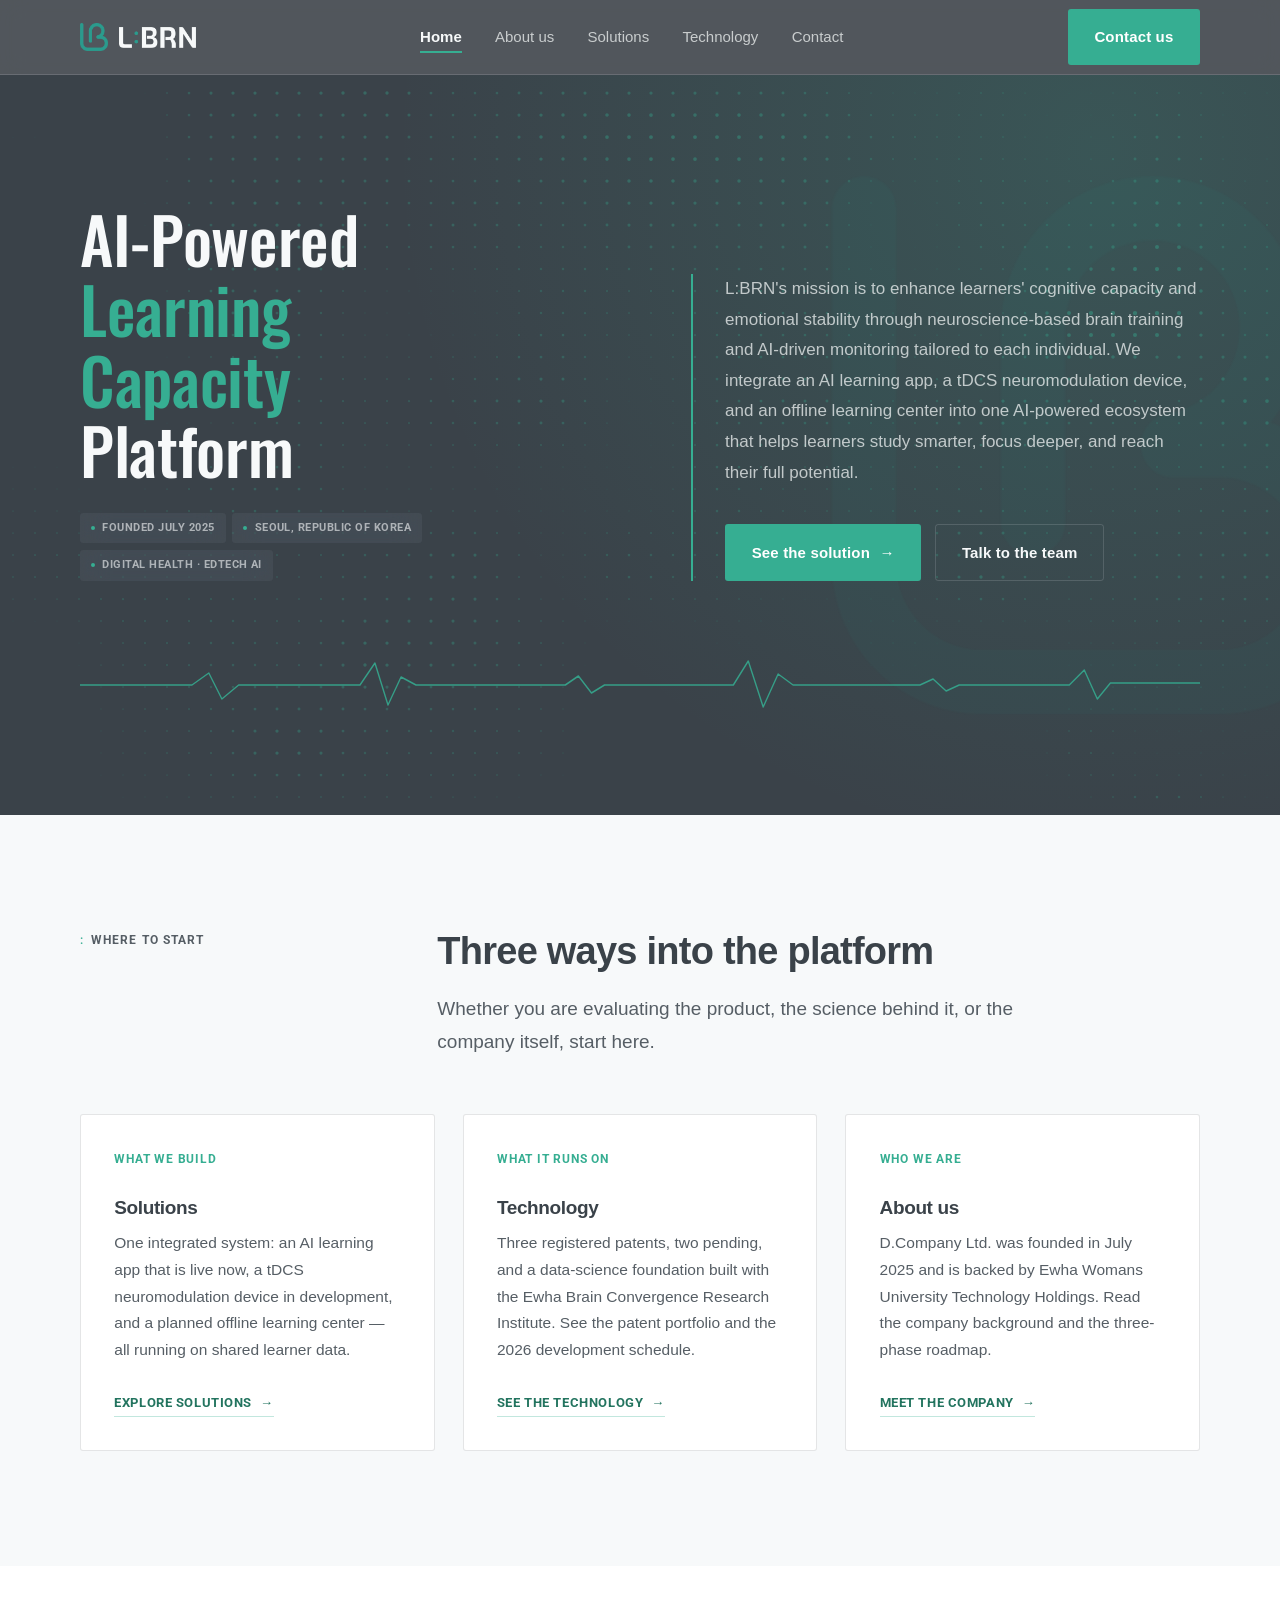
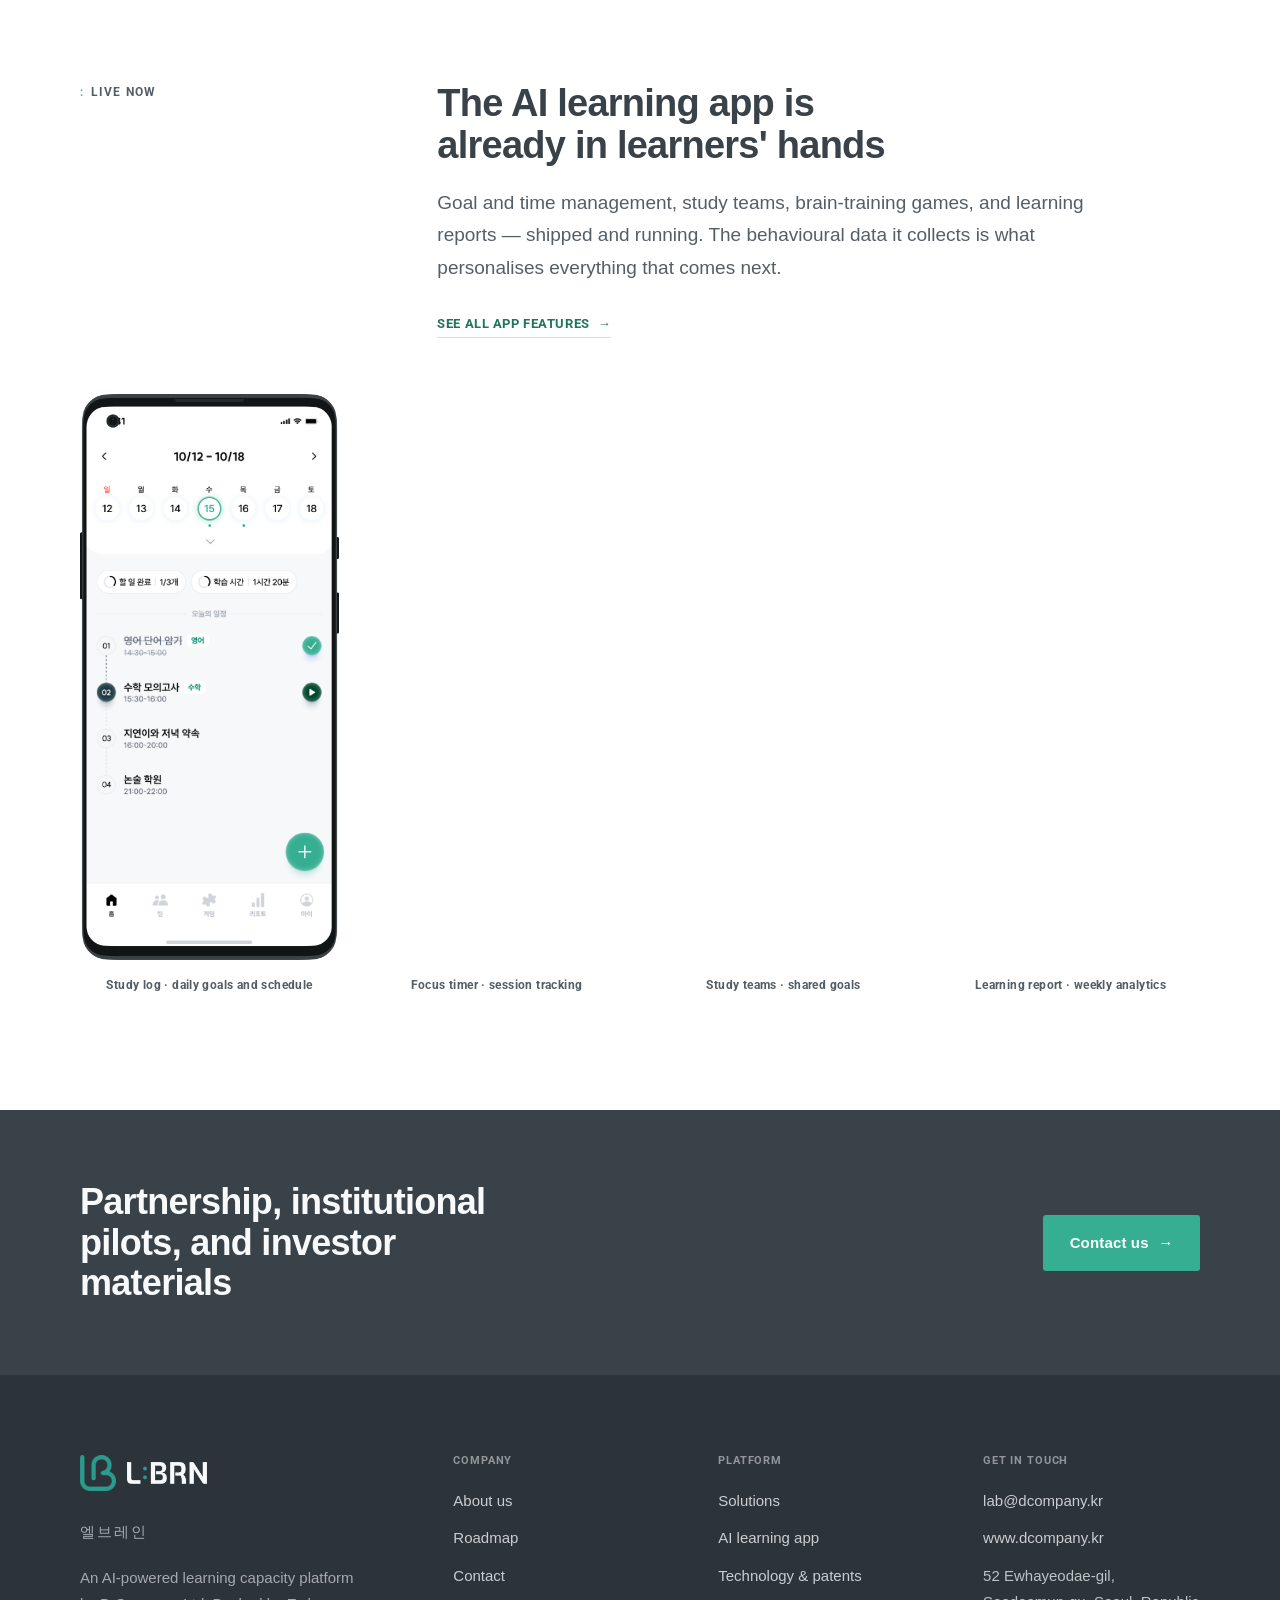
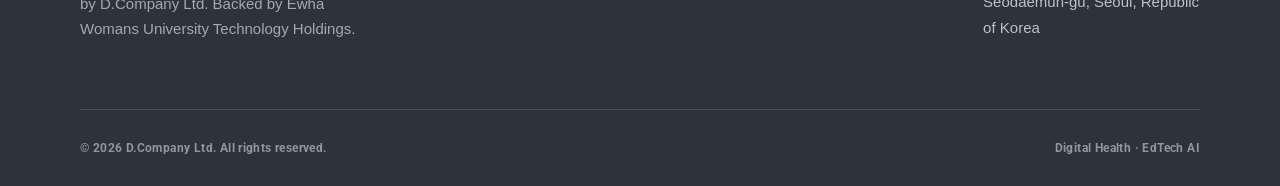
<file: index.html>
<!DOCTYPE html>
<html lang="en">
<head>
<meta charset="utf-8">
<meta name="viewport" content="width=device-width, initial-scale=1">
<title>L:BRN — AI-Powered Learning Capacity Platform | D.Company Ltd.</title>
<meta name="description" content="L:BRN integrates an AI learning app, a tDCS neuromodulation device and an offline learning center into one AI-powered ecosystem for learning capacity.">
<link rel="icon" type="image/png" sizes="32x32" href="assets/favicon-32.png">
<link rel="icon" type="image/png" sizes="512x512" href="assets/favicon.png">
<link rel="apple-touch-icon" href="assets/apple-touch-icon.png">
<meta name="theme-color" content="#3A4249">
<link rel="preconnect" href="https://fonts.googleapis.com">
<link rel="preconnect" href="https://fonts.gstatic.com" crossorigin>
<link href="https://fonts.googleapis.com/css2?family=Google+Sans+Flex:wght@400..800&family=Oswald:wght@200..700&family=Roboto:wght@400..700&display=swap" rel="stylesheet">
<link rel="stylesheet" href="style.css">
</head>
<body>
<a class="skip-link" href="#main">Skip to content</a>

<header class="site-header">
  <div class="container">
    <nav class="nav" aria-label="Main">
      <a class="logo" href="index.html" aria-label="L:BRN home">
        <img class="logo-symbol" src="logo-symbol-dark.png" alt="" width="366" height="365">
        <img class="logo-wordmark" src="logo-wordmark.png" alt="L:BRN" width="560" height="154">
      </a>
      <ul class="nav-list">
        <li><a class="nav-link is-active" href="index.html">Home</a></li>
        <li><a class="nav-link" href="about.html">About us</a></li>
        <li><a class="nav-link" href="solutions.html">Solutions</a></li>
        <li><a class="nav-link" href="technology.html">Technology</a></li>
        <li><a class="nav-link" href="contact.html">Contact</a></li>
      </ul>
      <a class="btn btn-primary nav-cta" href="contact.html">Contact us</a>
      <button class="nav-toggle" type="button" aria-expanded="false" aria-controls="nav-panel" aria-label="Open menu"><span></span></button>
    </nav>
    <div class="nav-panel" id="nav-panel">
      <ul class="nav-list">
        <li><a class="nav-link is-active" href="index.html">Home</a></li>
        <li><a class="nav-link" href="about.html">About us</a></li>
        <li><a class="nav-link" href="solutions.html">Solutions</a></li>
        <li><a class="nav-link" href="technology.html">Technology</a></li>
        <li><a class="nav-link" href="contact.html">Contact</a></li>
      </ul>
      <a class="btn btn-primary nav-cta" href="contact.html">Contact us</a>
    </div>
  </div>
</header>

<main id="main">

  <section class="hero">
    <canvas class="dot-matrix" aria-hidden="true"></canvas>
    <div class="container">
      <div class="hero-grid">
        <div>
          <h1 class="hero-title">AI-Powered <br class="brk-lg"><em>Learning <br>Capacity</em> <br class="brk-lg">Platform</h1>
          <div class="hero-meta">
            <span>Founded July 2025</span>
            <span>Seoul, Republic of Korea</span>
            <span>Digital Health &middot; EdTech AI</span>
          </div>
        </div>

        <div class="hero-mission">
          <p>L:BRN's mission is to enhance learners' cognitive capacity and emotional stability through neuroscience-based brain training and AI-driven monitoring tailored to each individual. We integrate an AI learning app, a tDCS neuromodulation device, and an offline learning center into one AI-powered ecosystem that helps learners study smarter, focus deeper, and reach their full potential.</p>
          <div class="hero-actions">
            <a class="btn btn-primary" href="solutions.html">See the solution <span class="arrow" aria-hidden="true">&rarr;</span></a>
            <a class="btn btn-on-dark" href="contact.html">Talk to the team</a>
          </div>
        </div>
      </div>

      <svg class="signal" viewBox="0 0 1200 60" preserveAspectRatio="none" aria-hidden="true" focusable="false">
        <path d="M0 32 L120 32 L138 20 L152 46 L170 32 L300 32 L316 10 L330 52 L344 24 L360 32 L520 32 L534 23 L548 40 L562 32 L700 32 L716 8 L732 54 L748 21 L764 32 L900 32 L914 26 L928 38 L942 32 L1060 32 L1076 17 L1090 46 L1104 30 L1200 30"/>
      </svg>
    </div>
  </section>

  <section class="section">
    <div class="container">
      <div class="split">
        <div>
          <span class="eyebrow">Where to start</span>
        </div>
        <div>
          <h2 class="h-lg">Three ways into the platform</h2>
          <p class="lede stack-sm">Whether you are evaluating the product, the science behind it, or the company itself, start here.</p>
        </div>
      </div>

      <div class="grid grid-3 stack-lg">
        <a class="card card-link reveal" href="solutions.html">
          <span class="card-index">What we build</span>
          <h3>Solutions</h3>
          <p>One integrated system: an AI learning app that is live now, a tDCS neuromodulation device in development, and a planned offline learning center — all running on shared learner data.</p>
          <span class="link">Explore solutions <span aria-hidden="true">&rarr;</span></span>
        </a>

        <a class="card card-link reveal reveal-d1" href="technology.html">
          <span class="card-index">What it runs on</span>
          <h3>Technology</h3>
          <p>Three registered patents, two pending, and a data-science foundation built with the Ewha Brain Convergence Research Institute. See the patent portfolio and the 2026 development schedule.</p>
          <span class="link">See the technology <span aria-hidden="true">&rarr;</span></span>
        </a>

        <a class="card card-link reveal reveal-d2" href="about.html">
          <span class="card-index">Who we are</span>
          <h3>About us</h3>
          <p>D.Company Ltd. was founded in July 2025 and is backed by Ewha Womans University Technology Holdings. Read the company background and the three-phase roadmap.</p>
          <span class="link">Meet the company <span aria-hidden="true">&rarr;</span></span>
        </a>
      </div>
    </div>
  </section>

  <section class="section section-alt">
    <div class="container">
      <div class="split">
        <div>
          <span class="eyebrow">Live now</span>
        </div>
        <div>
          <h2 class="h-lg">The AI learning app is already in learners' hands</h2>
          <p class="lede stack-sm">Goal and time management, study teams, brain-training games, and learning reports — shipped and running. The behavioural data it collects is what personalises everything that comes next.</p>
          <a class="link stack-md" href="solutions.html">See all app features <span aria-hidden="true">&rarr;</span></a>
        </div>
      </div>

      <div class="grid grid-4 reveal stack-lg">
        <figure class="app-shot">
          <img src="image/studylog.png" width="3578" height="7817" loading="lazy" decoding="async"
               alt="L:BRN app study log screen: a weekly calendar with Wednesday the 15th selected, progress chips showing 1 of 3 tasks completed and 1 hour 20 minutes studied, and a timeline of the day's schedule from English vocabulary memorisation to a writing academy class.">
          <figcaption>Study log &middot; daily goals and schedule</figcaption>
        </figure>
        <figure class="app-shot">
          <img src="image/timer.png" width="3578" height="7817" loading="lazy" decoding="async"
               alt="L:BRN app focus timer screen: a session for English vocabulary memorisation against a 60-minute goal, with a circular progress ring around an elapsed time of 18 minutes 14 seconds, an encouraging message, and pause and end controls.">
          <figcaption>Focus timer &middot; session tracking</figcaption>
        </figure>
        <figure class="app-shot">
          <img src="image/team.png" width="3578" height="7817" loading="lazy" decoding="async"
               alt="L:BRN app study team screen: a team page with four members and three subjects, a Team Moments row of member photos, a shared team goal of studying at least five hours a day, and this week's team status.">
          <figcaption>Study teams &middot; shared goals</figcaption>
        </figure>
        <figure class="app-shot">
          <img src="image/report.png" width="3578" height="7817" loading="lazy" decoding="async"
               alt="L:BRN app learning report screen: a weekly report totalling 24 hours 31 minutes of study, a bar chart of daily hours against a 4.5-hour average line, and summary metrics for goal achievement, days studied, top subject, and an average focus score of 87.">
          <figcaption>Learning report &middot; weekly analytics</figcaption>
        </figure>
      </div>
    </div>
  </section>

  <section class="section-tight section-dark">
    <div class="container">
      <div class="cta-strip">
        <h2>Partnership, institutional pilots, and investor materials</h2>
        <a class="btn btn-primary" href="contact.html">Contact us <span class="arrow" aria-hidden="true">&rarr;</span></a>
      </div>
    </div>
  </section>

</main>

<footer class="site-footer">
  <div class="container">
    <div class="footer-top">
      <div class="footer-brand">
        <span class="logo footer-logo">
          <img class="logo-symbol" src="logo-symbol.png" alt="" width="366" height="365">
          <img class="logo-wordmark" src="logo-wordmark-light.png" alt="L:BRN" width="560" height="154">
        </span>
        <p class="footer-kr" lang="ko">엘브레인</p>
        <p>An AI-powered learning capacity platform by D.Company Ltd. Backed by Ewha Womans University Technology Holdings.</p>
      </div>
      <div class="footer-col">
        <h4>Company</h4>
        <ul>
          <li><a href="about.html">About us</a></li>
          <li><a href="about.html#roadmap">Roadmap</a></li>
          <li><a href="contact.html">Contact</a></li>
        </ul>
      </div>
      <div class="footer-col">
        <h4>Platform</h4>
        <ul>
          <li><a href="solutions.html">Solutions</a></li>
          <li><a href="solutions.html#app">AI learning app</a></li>
          <li><a href="technology.html">Technology &amp; patents</a></li>
        </ul>
      </div>
      <div class="footer-col">
        <h4>Get in touch</h4>
        <ul>
          <li><a href="mailto:lab@dcompany.kr">lab@dcompany.kr</a></li>
          <li><a href="https://www.dcompany.kr">www.dcompany.kr</a></li>
          <li>52 Ewhayeodae-gil, Seodaemun-gu, Seoul, Republic of Korea</li>
        </ul>
      </div>
    </div>
    <div class="footer-bottom">
      <span>&copy; <span data-year>2026</span> D.Company Ltd. All rights reserved.</span>
      <span>Digital Health &middot; EdTech AI</span>
    </div>
  </div>
</footer>

<script src="script.js"></script>
</body>
</html>
</file>
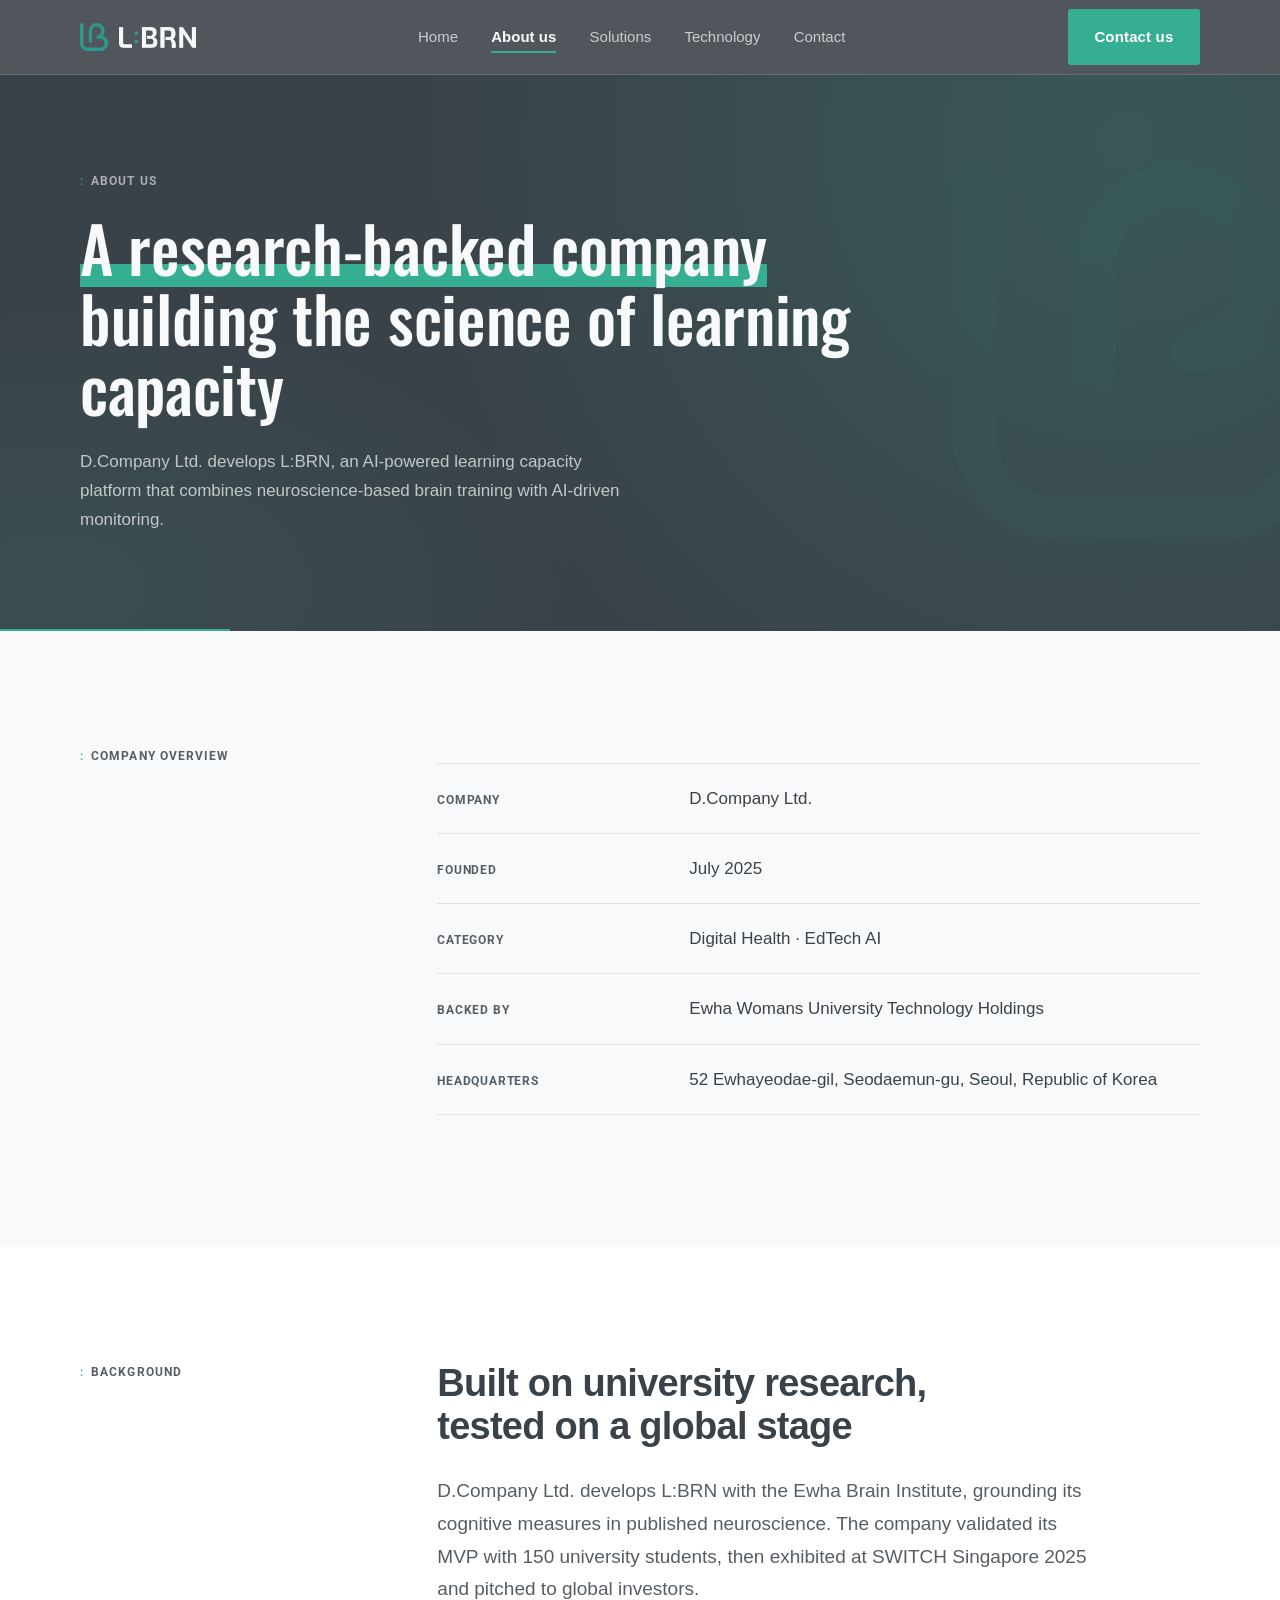
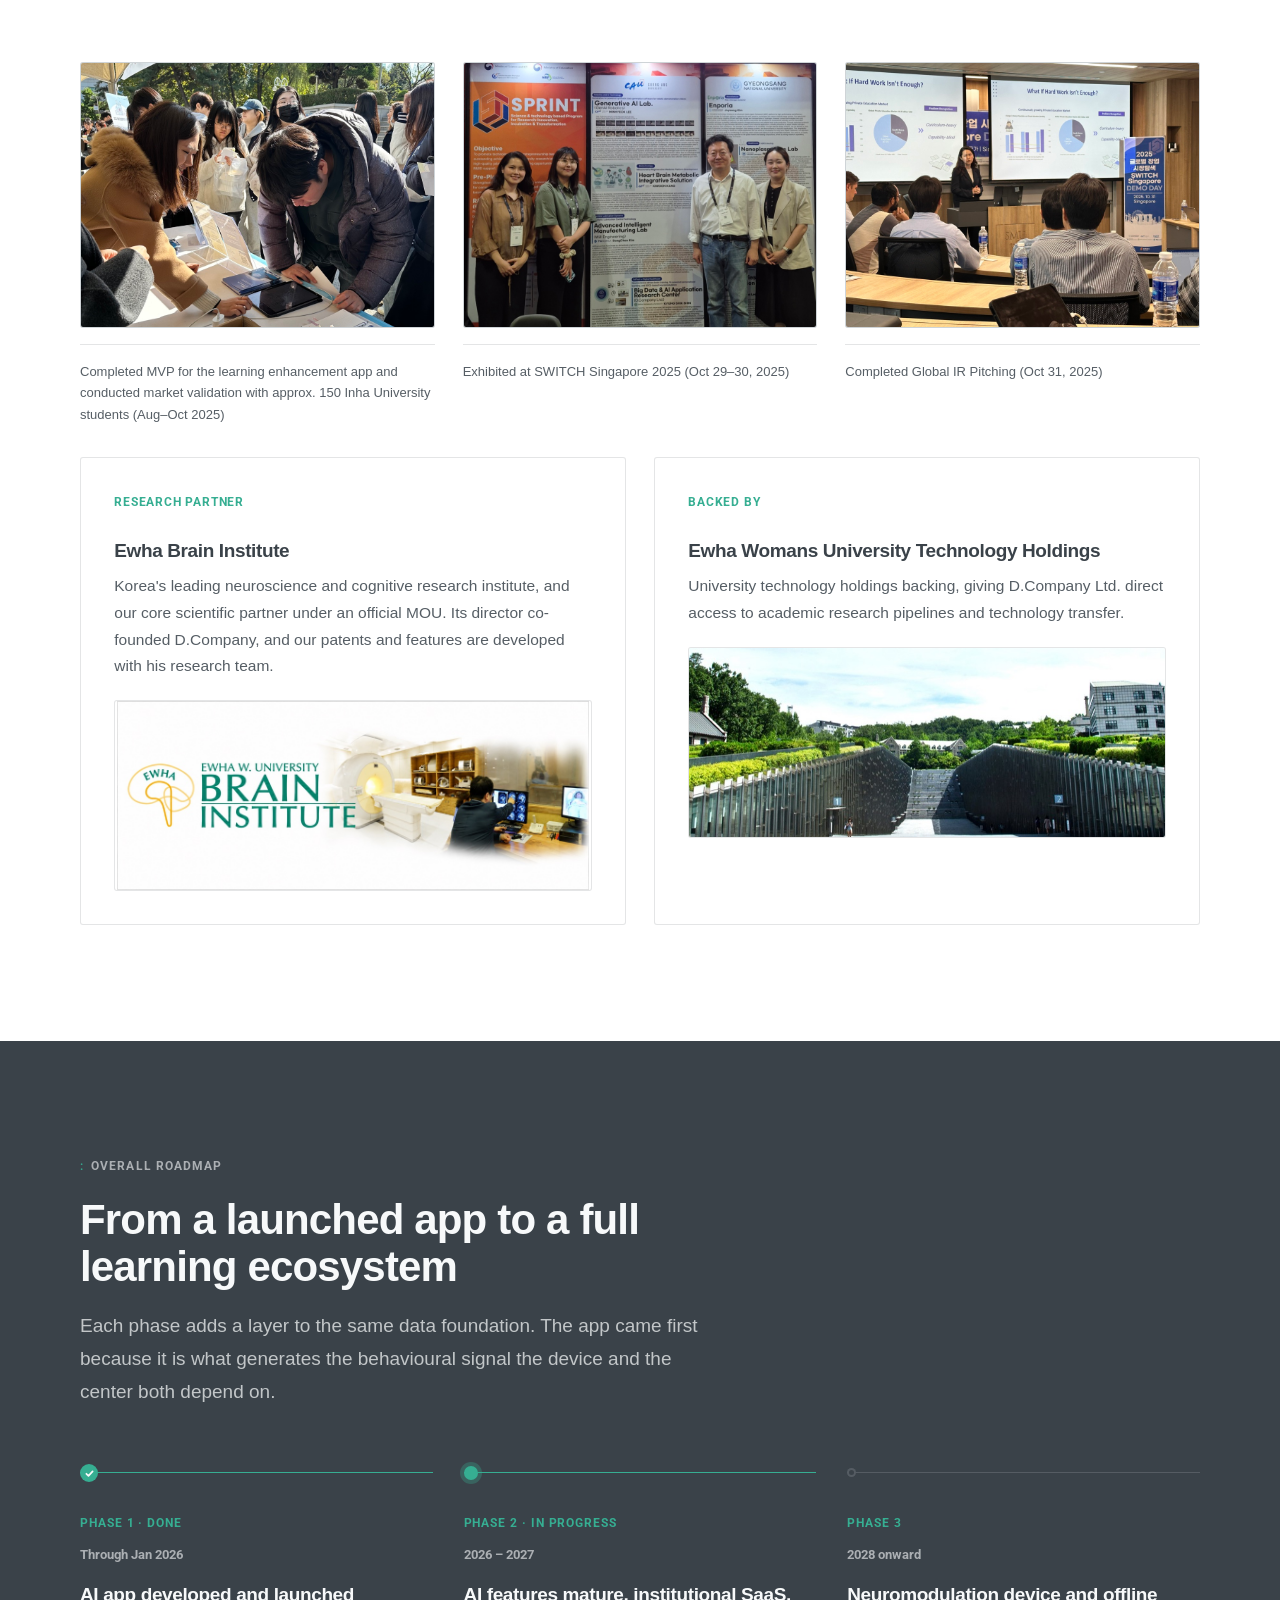
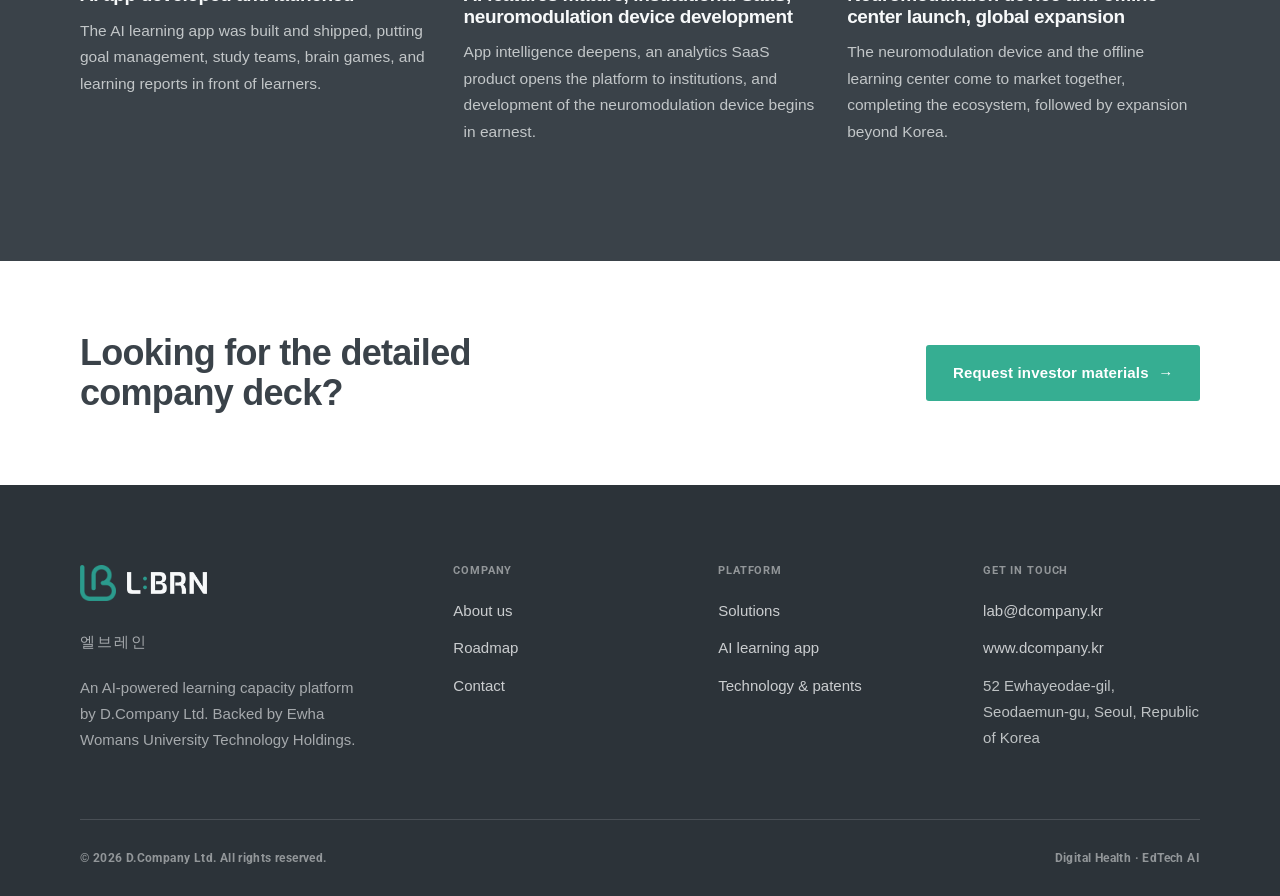
<file: about.html>
<!DOCTYPE html>
<html lang="en">
<head>
<meta charset="utf-8">
<meta name="viewport" content="width=device-width, initial-scale=1">
<title>About us — D.Company Ltd. | L:BRN</title>
<meta name="description" content="D.Company Ltd. was founded in July 2025, is backed by Ewha Womans University Technology Holdings, and researches with the Ewha Brain Institute.">
<link rel="icon" type="image/png" sizes="32x32" href="assets/favicon-32.png">
<link rel="icon" type="image/png" sizes="512x512" href="assets/favicon.png">
<link rel="apple-touch-icon" href="assets/apple-touch-icon.png">
<meta name="theme-color" content="#3A4249">
<link rel="preconnect" href="https://fonts.googleapis.com">
<link rel="preconnect" href="https://fonts.gstatic.com" crossorigin>
<link href="https://fonts.googleapis.com/css2?family=Google+Sans+Flex:wght@400..800&family=Oswald:wght@200..700&family=Roboto:wght@400..700&display=swap" rel="stylesheet">
<link rel="stylesheet" href="style.css">
</head>
<body>
<a class="skip-link" href="#main">Skip to content</a>

<header class="site-header">
  <div class="container">
    <nav class="nav" aria-label="Main">
      <a class="logo" href="index.html" aria-label="L:BRN home">
        <img class="logo-symbol" src="logo-symbol-dark.png" alt="" width="366" height="365">
        <img class="logo-wordmark" src="logo-wordmark.png" alt="L:BRN" width="560" height="154">
      </a>
      <ul class="nav-list">
        <li><a class="nav-link" href="index.html">Home</a></li>
        <li><a class="nav-link is-active" href="about.html">About us</a></li>
        <li><a class="nav-link" href="solutions.html">Solutions</a></li>
        <li><a class="nav-link" href="technology.html">Technology</a></li>
        <li><a class="nav-link" href="contact.html">Contact</a></li>
      </ul>
      <a class="btn btn-primary nav-cta" href="contact.html">Contact us</a>
      <button class="nav-toggle" type="button" aria-expanded="false" aria-controls="nav-panel" aria-label="Open menu"><span></span></button>
    </nav>
    <div class="nav-panel" id="nav-panel">
      <ul class="nav-list">
        <li><a class="nav-link" href="index.html">Home</a></li>
        <li><a class="nav-link is-active" href="about.html">About us</a></li>
        <li><a class="nav-link" href="solutions.html">Solutions</a></li>
        <li><a class="nav-link" href="technology.html">Technology</a></li>
        <li><a class="nav-link" href="contact.html">Contact</a></li>
      </ul>
      <a class="btn btn-primary nav-cta" href="contact.html">Contact us</a>
    </div>
  </div>
</header>

<main id="main">

  <section class="page-hero">
    <div class="container">
      <span class="eyebrow">About us</span>
      <h1><span class="mark">A research-backed company</span> building the science of learning capacity</h1>
      <p>D.Company Ltd. develops L:BRN, an AI-powered learning capacity platform that combines neuroscience-based brain training with AI-driven monitoring.</p>
    </div>
  </section>

  <section class="section">
    <div class="container">
      <div class="split">
        <div>
          <span class="eyebrow">Company overview</span>
        </div>
        <div>
          <dl class="facts">
            <div class="fact"><dt>Company</dt><dd>D.Company Ltd.</dd></div>
            <div class="fact"><dt>Founded</dt><dd>July 2025</dd></div>
            <div class="fact"><dt>Category</dt><dd>Digital Health &middot; EdTech AI</dd></div>
            <div class="fact"><dt>Backed by</dt><dd>Ewha Womans University Technology Holdings</dd></div>
            <div class="fact"><dt>Headquarters</dt><dd>52 Ewhayeodae-gil, Seodaemun-gu, Seoul, Republic of Korea</dd></div>
          </dl>
        </div>
      </div>
    </div>
  </section>

  <section class="section section-alt">
    <div class="container">
      <div class="split">
        <div>
          <span class="eyebrow">Background</span>
        </div>
        <div>
          <h2 class="h-lg">Built on university research, tested on a global stage</h2>
          <p class="lede stack-md">D.Company Ltd. develops L:BRN with the Ewha Brain Institute, grounding its cognitive measures in published neuroscience. The company validated its MVP with 150 university students, then exhibited at SWITCH Singapore 2025 and pitched to global investors.</p>
        </div>
      </div>

      <div class="grid grid-3 reveal stack-lg">
        <figure class="photo">
          <img src="image/mvp.jpeg" width="1000" height="771" loading="lazy" decoding="async"
               alt="University students gathered around an outdoor D.Company booth on campus, trying the L:BRN app on a tablet while staff members guide them through the demo.">
          <figcaption>Completed MVP for the learning enhancement app and conducted market validation with approx. 150 Inha University students (Aug&ndash;Oct 2025)</figcaption>
        </figure>
        <figure class="photo">
          <img src="image/switch.JPG" width="1000" height="690" loading="lazy" decoding="async"
               alt="Four D.Company team members standing in front of the ICT SPRINT exhibition wall at SWITCH Singapore 2025, beside the D.Company Ltd. poster on neuroscience-driven brain training, AI-powered personalised learning, and tDCS neuromodulation.">
          <figcaption>Exhibited at SWITCH Singapore 2025 (Oct 29&ndash;30, 2025)</figcaption>
        </figure>
        <figure class="photo">
          <img src="image/ir.jpeg" width="1000" height="750" loading="lazy" decoding="async"
               alt="A D.Company presenter pitching to a seated audience at the SWITCH Singapore Demo Day, with a slide titled &lsquo;What If Hard Work Isn&rsquo;t Enough?&rsquo; on the screens behind her.">
          <figcaption>Completed Global IR Pitching (Oct 31, 2025)</figcaption>
        </figure>
      </div>

      <div class="grid grid-2 stack-mid">
        <div class="card reveal">
          <span class="card-index">Research partner</span>
          <h3>Ewha Brain Institute</h3>
          <p>Korea's leading neuroscience and cognitive research institute, and our core scientific partner under an official MOU. Its director co-founded D.Company, and our patents and features are developed with his research team.</p>
          <img class="partner-logo stack-sm" src="image/Ewha%20Brain%20Institute.jpg" width="1000" height="400" loading="lazy" decoding="async"
               alt="Ewha W. University Brain Institute">
        </div>
        <div class="card reveal reveal-d1">
          <span class="card-index">Backed by</span>
          <h3>Ewha Womans University Technology Holdings</h3>
          <p>University technology holdings backing, giving D.Company Ltd. direct access to academic research pipelines and technology transfer.</p>
          <img class="partner-logo partner-photo stack-sm" src="image/Ewha%20Womans%20University%20Technology%20Holdings.jpg" width="1000" height="294" loading="lazy" decoding="async"
               alt="The Ewha Campus Complex at Ewha Womans University, seat of Ewha Womans University Technology Holdings.">
        </div>
      </div>
    </div>
  </section>

  <section class="section section-dark" id="roadmap">
    <div class="container">
      <div class="section-head">
        <span class="eyebrow">Overall roadmap</span>
        <h2>From a launched app to a full learning ecosystem</h2>
        <p class="lede">Each phase adds a layer to the same data foundation. The app came first because it is what generates the behavioural signal the device and the center both depend on.</p>
      </div>

      <div class="roadmap">
        <article class="phase phase-done reveal">
          <span class="phase-num">Phase 1 &middot; Done</span>
          <span class="phase-range">Through Jan 2026</span>
          <h3>AI app developed and launched</h3>
          <p>The AI learning app was built and shipped, putting goal management, study teams, brain games, and learning reports in front of learners.</p>
        </article>

        <article class="phase phase-active reveal reveal-d1">
          <span class="phase-num">Phase 2 &middot; In progress</span>
          <span class="phase-range">2026 &ndash; 2027</span>
          <h3>AI features mature, institutional SaaS, neuromodulation device development</h3>
          <p>App intelligence deepens, an analytics SaaS product opens the platform to institutions, and development of the neuromodulation device begins in earnest.</p>
        </article>

        <article class="phase reveal reveal-d2">
          <span class="phase-num">Phase 3</span>
          <span class="phase-range">2028 onward</span>
          <h3>Neuromodulation device and offline center launch, global expansion</h3>
          <p>The neuromodulation device and the offline learning center come to market together, completing the ecosystem, followed by expansion beyond Korea.</p>
        </article>
      </div>
    </div>
  </section>

  <section class="section-tight section-alt">
    <div class="container">
      <div class="cta-strip">
        <h2>Looking for the detailed company deck?</h2>
        <a class="btn btn-primary" href="contact.html">Request investor materials <span class="arrow" aria-hidden="true">&rarr;</span></a>
      </div>
    </div>
  </section>

</main>

<footer class="site-footer">
  <div class="container">
    <div class="footer-top">
      <div class="footer-brand">
        <span class="logo footer-logo">
          <img class="logo-symbol" src="logo-symbol.png" alt="" width="366" height="365">
          <img class="logo-wordmark" src="logo-wordmark-light.png" alt="L:BRN" width="560" height="154">
        </span>
        <p class="footer-kr" lang="ko">엘브레인</p>
        <p>An AI-powered learning capacity platform by D.Company Ltd. Backed by Ewha Womans University Technology Holdings.</p>
      </div>
      <div class="footer-col">
        <h4>Company</h4>
        <ul>
          <li><a href="about.html">About us</a></li>
          <li><a href="about.html#roadmap">Roadmap</a></li>
          <li><a href="contact.html">Contact</a></li>
        </ul>
      </div>
      <div class="footer-col">
        <h4>Platform</h4>
        <ul>
          <li><a href="solutions.html">Solutions</a></li>
          <li><a href="solutions.html#app">AI learning app</a></li>
          <li><a href="technology.html">Technology &amp; patents</a></li>
        </ul>
      </div>
      <div class="footer-col">
        <h4>Get in touch</h4>
        <ul>
          <li><a href="mailto:lab@dcompany.kr">lab@dcompany.kr</a></li>
          <li><a href="https://www.dcompany.kr">www.dcompany.kr</a></li>
          <li>52 Ewhayeodae-gil, Seodaemun-gu, Seoul, Republic of Korea</li>
        </ul>
      </div>
    </div>
    <div class="footer-bottom">
      <span>&copy; <span data-year>2026</span> D.Company Ltd. All rights reserved.</span>
      <span>Digital Health &middot; EdTech AI</span>
    </div>
  </div>
</footer>

<script src="script.js"></script>
</body>
</html>
</file>
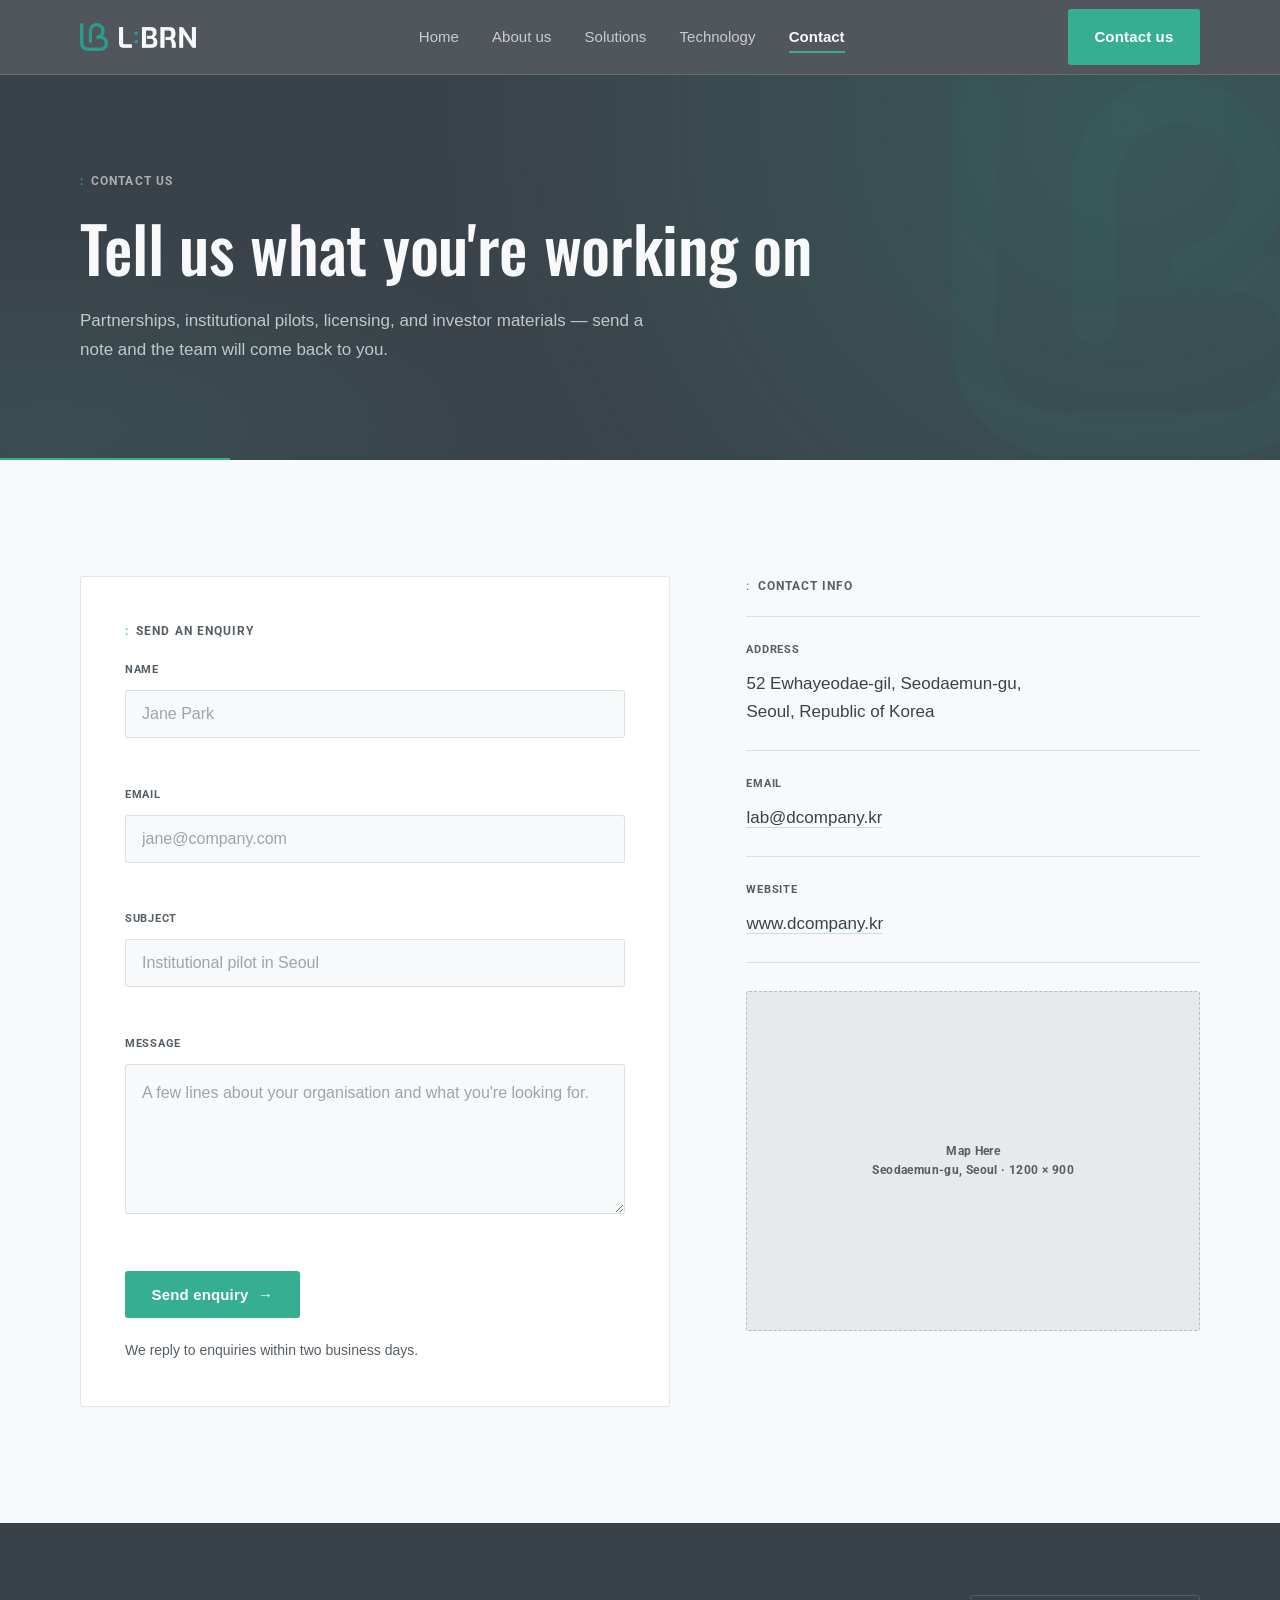
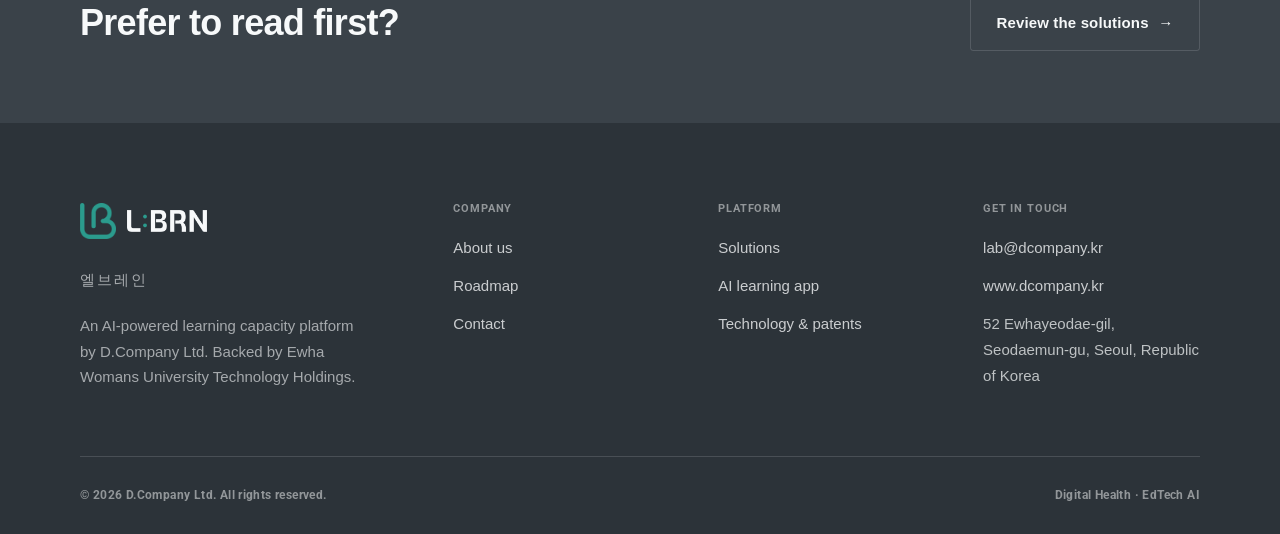
<file: contact.html>
<!DOCTYPE html>
<html lang="en">
<head>
<meta charset="utf-8">
<meta name="viewport" content="width=device-width, initial-scale=1">
<title>Contact us — D.Company Ltd. | L:BRN</title>
<meta name="description" content="Contact D.Company Ltd. about partnerships, institutional pilots and investor materials. 52 Ewhayeodae-gil, Seodaemun-gu, Seoul, Republic of Korea.">
<link rel="icon" type="image/png" sizes="32x32" href="assets/favicon-32.png">
<link rel="icon" type="image/png" sizes="512x512" href="assets/favicon.png">
<link rel="apple-touch-icon" href="assets/apple-touch-icon.png">
<meta name="theme-color" content="#3A4249">
<link rel="preconnect" href="https://fonts.googleapis.com">
<link rel="preconnect" href="https://fonts.gstatic.com" crossorigin>
<link href="https://fonts.googleapis.com/css2?family=Google+Sans+Flex:wght@400..800&family=Oswald:wght@200..700&family=Roboto:wght@400..700&display=swap" rel="stylesheet">
<link rel="stylesheet" href="style.css">
</head>
<body>
<a class="skip-link" href="#main">Skip to content</a>

<header class="site-header">
  <div class="container">
    <nav class="nav" aria-label="Main">
      <a class="logo" href="index.html" aria-label="L:BRN home">
        <img class="logo-symbol" src="logo-symbol-dark.png" alt="" width="366" height="365">
        <img class="logo-wordmark" src="logo-wordmark.png" alt="L:BRN" width="560" height="154">
      </a>
      <ul class="nav-list">
        <li><a class="nav-link" href="index.html">Home</a></li>
        <li><a class="nav-link" href="about.html">About us</a></li>
        <li><a class="nav-link" href="solutions.html">Solutions</a></li>
        <li><a class="nav-link" href="technology.html">Technology</a></li>
        <li><a class="nav-link is-active" href="contact.html">Contact</a></li>
      </ul>
      <a class="btn btn-primary nav-cta" href="contact.html">Contact us</a>
      <button class="nav-toggle" type="button" aria-expanded="false" aria-controls="nav-panel" aria-label="Open menu"><span></span></button>
    </nav>
    <div class="nav-panel" id="nav-panel">
      <ul class="nav-list">
        <li><a class="nav-link" href="index.html">Home</a></li>
        <li><a class="nav-link" href="about.html">About us</a></li>
        <li><a class="nav-link" href="solutions.html">Solutions</a></li>
        <li><a class="nav-link" href="technology.html">Technology</a></li>
        <li><a class="nav-link is-active" href="contact.html">Contact</a></li>
      </ul>
      <a class="btn btn-primary nav-cta" href="contact.html">Contact us</a>
    </div>
  </div>
</header>

<main id="main">

  <section class="page-hero">
    <div class="container">
      <span class="eyebrow">Contact us</span>
      <h1>Tell us what you're working on</h1>
      <p>Partnerships, institutional pilots, licensing, and investor materials — send a note and the team will come back to you.</p>
    </div>
  </section>

  <section class="section">
    <div class="container">
      <div class="contact-grid">

        <div class="form-card">
          <span class="eyebrow">Send an enquiry</span>
          <form class="contact-form" novalidate>
            <div class="field">
              <label for="name">Name</label>
              <input id="name" name="name" type="text" data-label="name" placeholder="Jane Park" autocomplete="name" required>
              <span class="field-error" role="alert"></span>
            </div>

            <div class="field">
              <label for="email">Email</label>
              <input id="email" name="email" type="email" data-label="email address" placeholder="jane@company.com" autocomplete="email" required>
              <span class="field-error" role="alert"></span>
            </div>

            <div class="field">
              <label for="subject">Subject</label>
              <input id="subject" name="subject" type="text" data-label="subject" placeholder="Institutional pilot in Seoul" required>
              <span class="field-error" role="alert"></span>
            </div>

            <div class="field">
              <label for="message">Message</label>
              <textarea id="message" name="message" data-label="message" placeholder="A few lines about your organisation and what you're looking for." required></textarea>
              <span class="field-error" role="alert"></span>
            </div>

            <button class="btn btn-primary" type="submit">Send enquiry <span class="arrow" aria-hidden="true">&rarr;</span></button>
            <p class="form-note">We reply to enquiries within two business days.</p>
            <div class="form-success" role="status">Thanks — your enquiry is on its way. We'll reply to the address you gave us within two business days.</div>
          </form>
        </div>

        <div>
          <span class="eyebrow">Contact info</span>
          <dl class="contact-info">
            <div class="info-row">
              <dt>Address</dt>
              <dd>52 Ewhayeodae-gil, Seodaemun-gu,<br>Seoul, Republic of Korea</dd>
            </div>
            <div class="info-row">
              <dt>Email</dt>
              <dd><a href="mailto:lab@dcompany.kr">lab@dcompany.kr</a></dd>
            </div>
            <div class="info-row">
              <dt>Website</dt>
              <dd><a href="https://www.dcompany.kr">www.dcompany.kr</a></dd>
            </div>
          </dl>

          <div class="ph stack-md" style="--ph-ratio:4/3;">Map Here<br>Seodaemun-gu, Seoul &middot; 1200 &times; 900</div>
        </div>

      </div>
    </div>
  </section>

  <section class="section-tight section-dark">
    <div class="container">
      <div class="cta-strip">
        <h2>Prefer to read first?</h2>
        <a class="btn btn-on-dark" href="solutions.html">Review the solutions <span class="arrow" aria-hidden="true">&rarr;</span></a>
      </div>
    </div>
  </section>

</main>

<footer class="site-footer">
  <div class="container">
    <div class="footer-top">
      <div class="footer-brand">
        <span class="logo footer-logo">
          <img class="logo-symbol" src="logo-symbol.png" alt="" width="366" height="365">
          <img class="logo-wordmark" src="logo-wordmark-light.png" alt="L:BRN" width="560" height="154">
        </span>
        <p class="footer-kr" lang="ko">엘브레인</p>
        <p>An AI-powered learning capacity platform by D.Company Ltd. Backed by Ewha Womans University Technology Holdings.</p>
      </div>
      <div class="footer-col">
        <h4>Company</h4>
        <ul>
          <li><a href="about.html">About us</a></li>
          <li><a href="about.html#roadmap">Roadmap</a></li>
          <li><a href="contact.html">Contact</a></li>
        </ul>
      </div>
      <div class="footer-col">
        <h4>Platform</h4>
        <ul>
          <li><a href="solutions.html">Solutions</a></li>
          <li><a href="solutions.html#app">AI learning app</a></li>
          <li><a href="technology.html">Technology &amp; patents</a></li>
        </ul>
      </div>
      <div class="footer-col">
        <h4>Get in touch</h4>
        <ul>
          <li><a href="mailto:lab@dcompany.kr">lab@dcompany.kr</a></li>
          <li><a href="https://www.dcompany.kr">www.dcompany.kr</a></li>
          <li>52 Ewhayeodae-gil, Seodaemun-gu, Seoul, Republic of Korea</li>
        </ul>
      </div>
    </div>
    <div class="footer-bottom">
      <span>&copy; <span data-year>2026</span> D.Company Ltd. All rights reserved.</span>
      <span>Digital Health &middot; EdTech AI</span>
    </div>
  </div>
</footer>

<script src="script.js"></script>
</body>
</html>
</file>
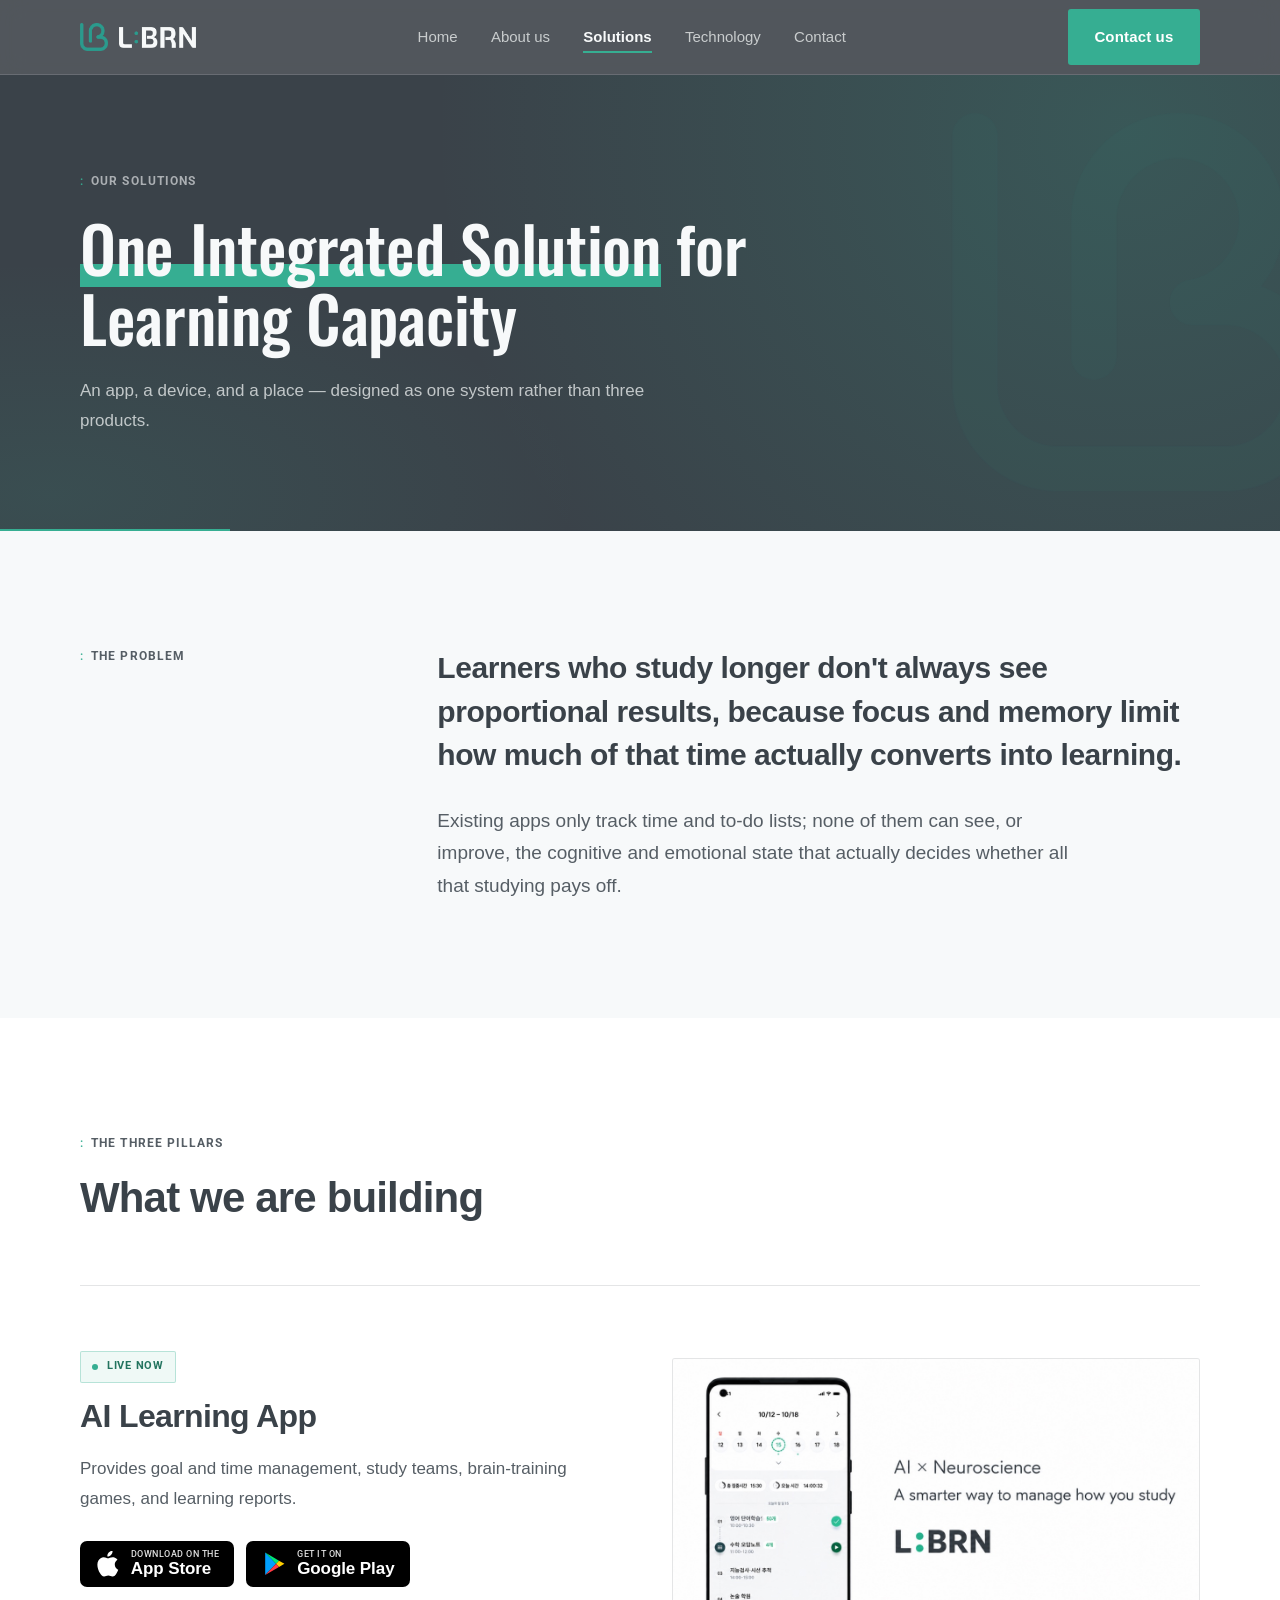
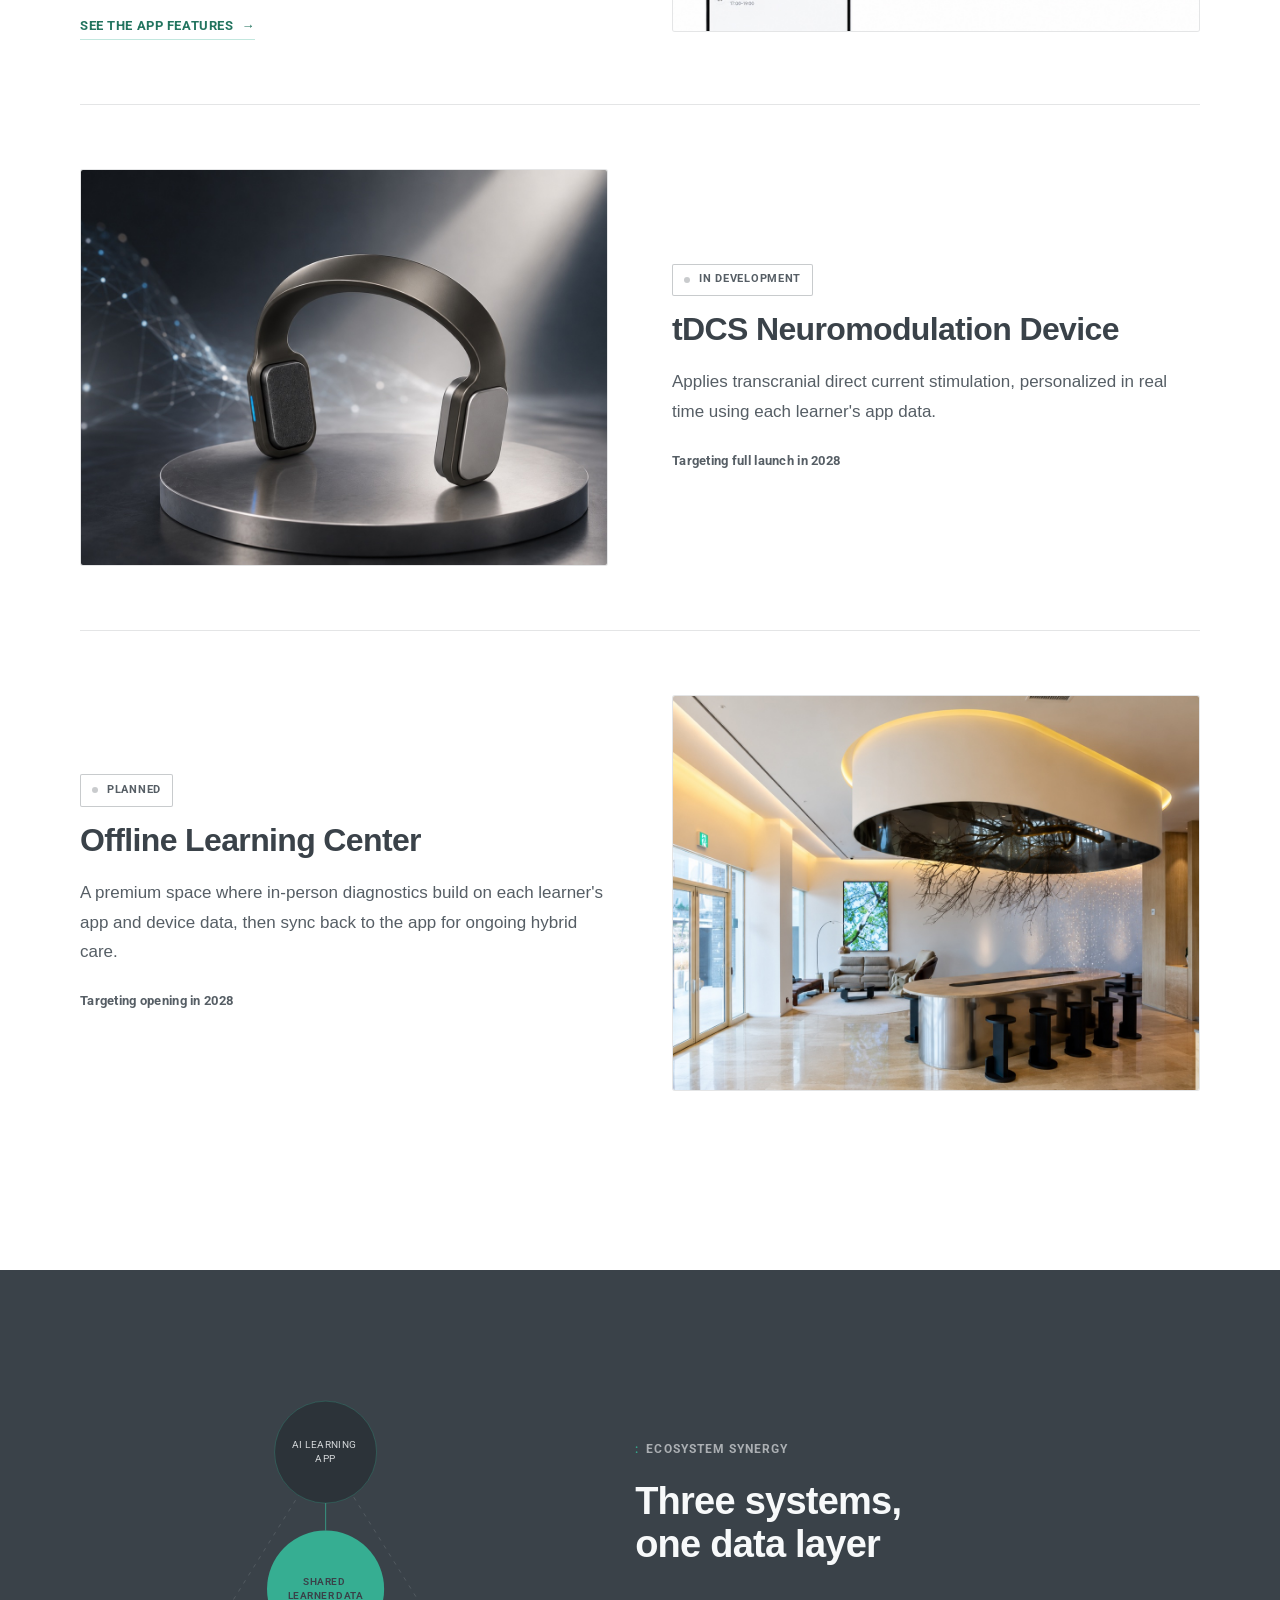
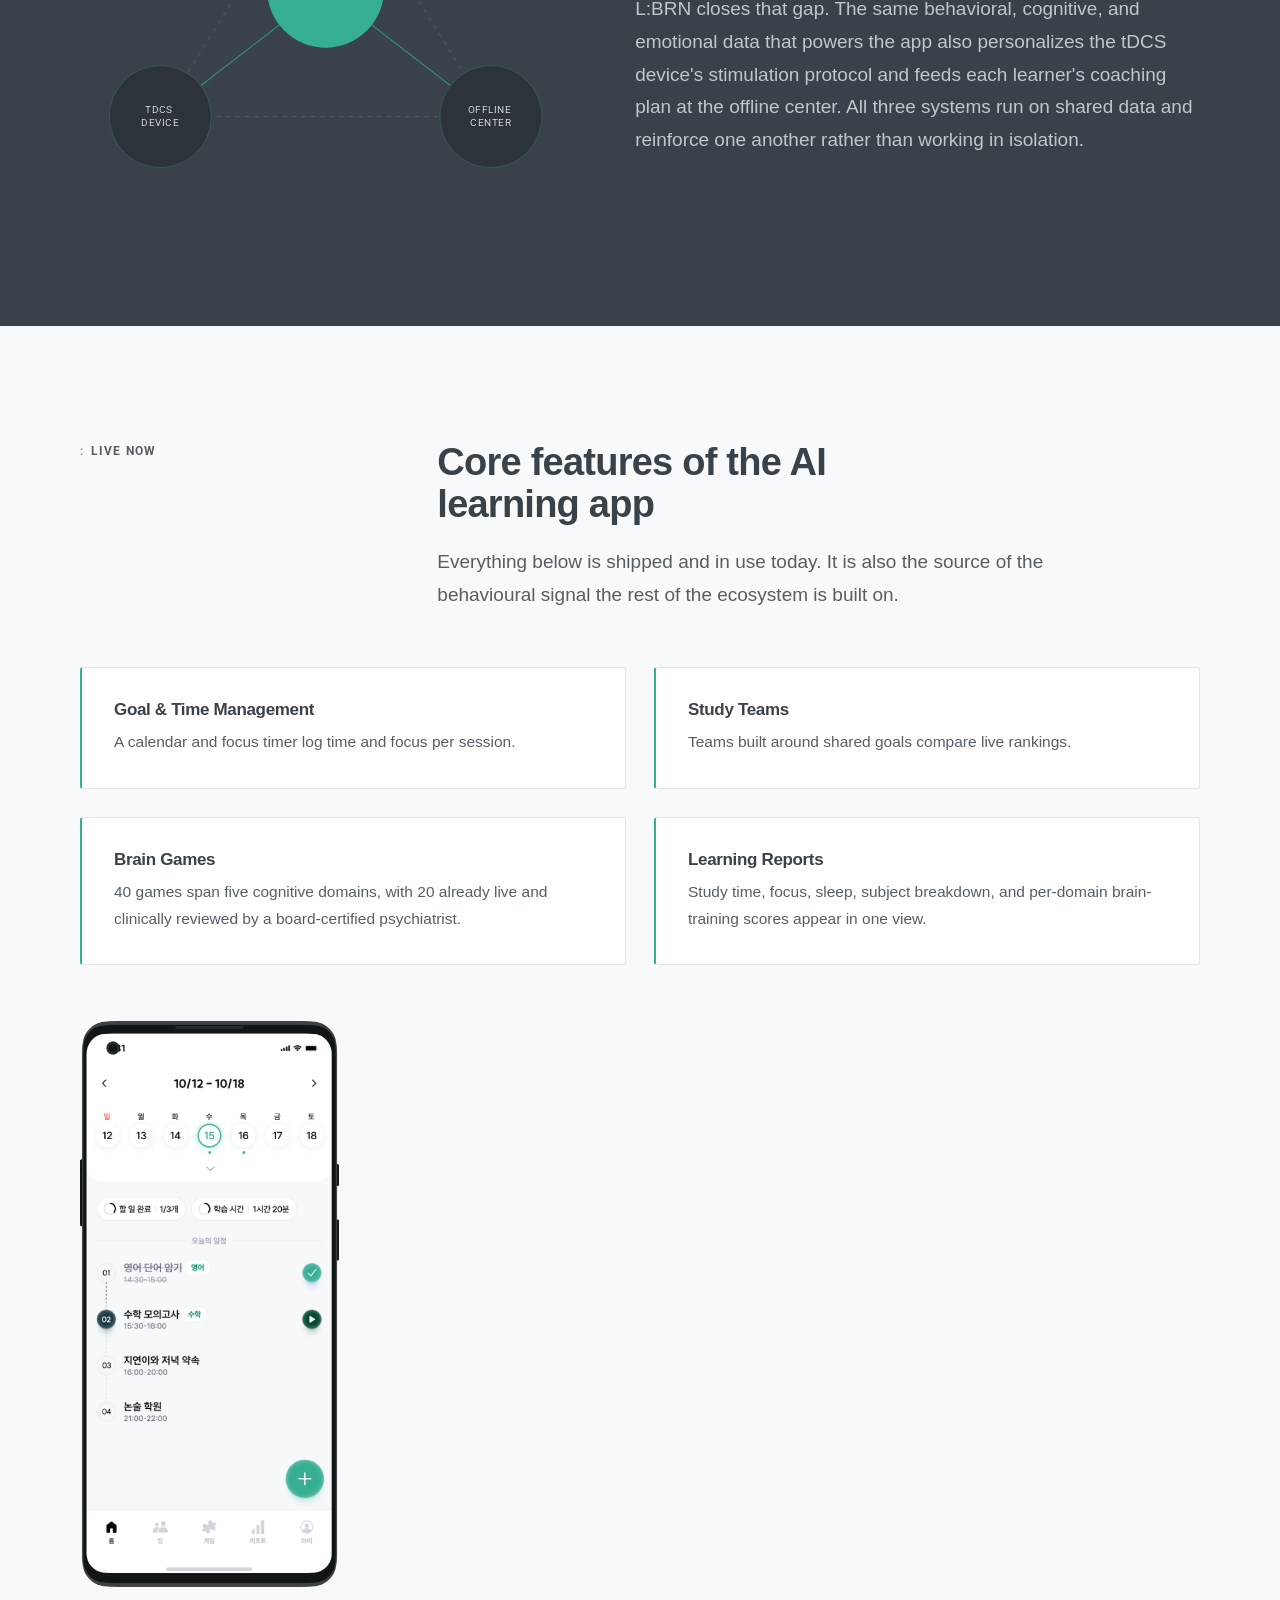
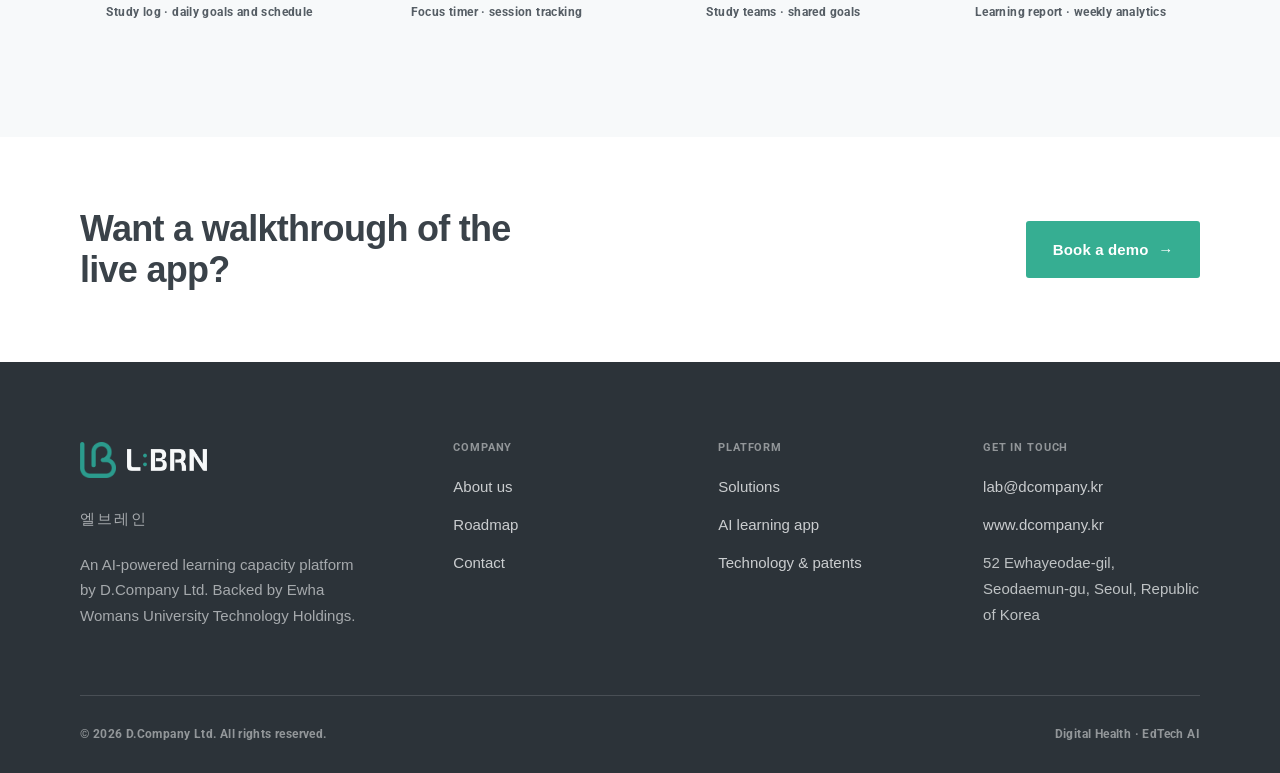
<file: solutions.html>
<!DOCTYPE html>
<html lang="en">
<head>
<meta charset="utf-8">
<meta name="viewport" content="width=device-width, initial-scale=1">
<title>Solutions — One Integrated Solution for Learning Capacity | L:BRN</title>
<meta name="description" content="An AI learning app that is live now, a tDCS neuromodulation device in development, and a planned offline learning center — one ecosystem running on shared learner data.">
<link rel="icon" type="image/png" sizes="32x32" href="assets/favicon-32.png">
<link rel="icon" type="image/png" sizes="512x512" href="assets/favicon.png">
<link rel="apple-touch-icon" href="assets/apple-touch-icon.png">
<meta name="theme-color" content="#3A4249">
<link rel="preconnect" href="https://fonts.googleapis.com">
<link rel="preconnect" href="https://fonts.gstatic.com" crossorigin>
<link href="https://fonts.googleapis.com/css2?family=Google+Sans+Flex:wght@400..800&family=Oswald:wght@200..700&family=Roboto:wght@400..700&display=swap" rel="stylesheet">
<link rel="stylesheet" href="style.css">
</head>
<body>
<a class="skip-link" href="#main">Skip to content</a>

<header class="site-header">
  <div class="container">
    <nav class="nav" aria-label="Main">
      <a class="logo" href="index.html" aria-label="L:BRN home">
        <img class="logo-symbol" src="logo-symbol-dark.png" alt="" width="366" height="365">
        <img class="logo-wordmark" src="logo-wordmark.png" alt="L:BRN" width="560" height="154">
      </a>
      <ul class="nav-list">
        <li><a class="nav-link" href="index.html">Home</a></li>
        <li><a class="nav-link" href="about.html">About us</a></li>
        <li><a class="nav-link is-active" href="solutions.html">Solutions</a></li>
        <li><a class="nav-link" href="technology.html">Technology</a></li>
        <li><a class="nav-link" href="contact.html">Contact</a></li>
      </ul>
      <a class="btn btn-primary nav-cta" href="contact.html">Contact us</a>
      <button class="nav-toggle" type="button" aria-expanded="false" aria-controls="nav-panel" aria-label="Open menu"><span></span></button>
    </nav>
    <div class="nav-panel" id="nav-panel">
      <ul class="nav-list">
        <li><a class="nav-link" href="index.html">Home</a></li>
        <li><a class="nav-link" href="about.html">About us</a></li>
        <li><a class="nav-link is-active" href="solutions.html">Solutions</a></li>
        <li><a class="nav-link" href="technology.html">Technology</a></li>
        <li><a class="nav-link" href="contact.html">Contact</a></li>
      </ul>
      <a class="btn btn-primary nav-cta" href="contact.html">Contact us</a>
    </div>
  </div>
</header>

<main id="main">

  <section class="page-hero">
    <div class="container">
      <span class="eyebrow">Our solutions</span>
      <h1><span class="mark">One Integrated Solution</span> for Learning Capacity</h1>
      <p>An app, a device, and a place — designed as one system rather than three products.</p>
    </div>
  </section>

  <section class="section">
    <div class="container">
      <div class="split">
        <div>
          <span class="eyebrow">The problem</span>
        </div>
        <div>
          <p class="pull-quote">Learners who study longer don't always see proportional results, because focus and memory limit how much of that time actually converts into learning.</p>
          <p class="lede stack-md">Existing apps only track time and to-do lists; none of them can see, or improve, the cognitive and emotional state that actually decides whether all that studying pays off.</p>
        </div>
      </div>
    </div>
  </section>

  <section class="section section-alt">
    <div class="container">
      <div class="section-head">
        <span class="eyebrow">The three pillars</span>
        <h2>What we are building</h2>
      </div>

      <div>
        <article class="pillar reveal">
          <div class="pillar-body">
            <span class="status status-live">Live now</span>
            <h3>AI Learning App</h3>
            <p>Provides goal and time management, study teams, brain-training games, and learning reports.</p>
            <div class="store-badges stack-md">
              <a class="store-badge" href="https://apps.apple.com/kr/app/l-brn-%EC%97%98%EB%B8%8C%EB%A0%88%EC%9D%B8-lbrn/id6756759176" target="_blank" rel="noopener" aria-label="Download L:BRN on the App Store">
                <svg viewBox="0 0 24 24" aria-hidden="true" focusable="false">
                  <path fill="#FFFFFF" d="M12.152 6.896c-.948 0-2.415-1.078-3.96-1.04-2.04.027-3.91 1.183-4.961 3.014-2.117 3.675-.546 9.103 1.519 12.09 1.013 1.454 2.208 3.09 3.792 3.039 1.52-.065 2.09-.987 3.935-.987 1.831 0 2.35.987 3.96.948 1.637-.026 2.676-1.48 3.676-2.948 1.156-1.688 1.636-3.325 1.662-3.415-.039-.013-3.182-1.221-3.22-4.857-.026-3.04 2.48-4.494 2.597-4.559-1.429-2.09-3.623-2.324-4.377-2.376-1.986-.156-3.663 1.078-4.623 1.078zm3.019-3.363c.853-1.026 1.427-2.46 1.27-3.883-1.222.052-2.71.812-3.585 1.838-.79.9-1.44 2.35-1.26 3.735 1.37.104 2.72-.7 3.575-1.69"/>
                </svg>
                <span><small>Download on the</small><strong>App&nbsp;Store</strong></span>
              </a>
              <a class="store-badge" href="https://play.google.com/store/apps/details?id=com.lbrn.app&amp;pcampaignid=web_share" target="_blank" rel="noopener" aria-label="Get L:BRN on Google Play">
                <svg viewBox="0 0 24 24" aria-hidden="true" focusable="false">
                  <polygon fill="#00A0FF" points="3,1.5 13.2,12 3,22.5"/>
                  <polygon fill="#00E676" points="3,1.5 15.96,9.06 13.2,12"/>
                  <polygon fill="#FFCE00" points="15.96,9.06 21,12 15.96,14.94 13.2,12"/>
                  <polygon fill="#FF3A44" points="3,22.5 13.2,12 15.96,14.94"/>
                </svg>
                <span><small>Get it on</small><strong>Google&nbsp;Play</strong></span>
              </a>
            </div>
            <a class="link stack-md" href="#app">See the app features <span aria-hidden="true">&rarr;</span></a>
          </div>
          <div class="pillar-media">
            <img class="pillar-shot" src="image/AI%20Learning%20App.jpg" width="1200" height="622" loading="lazy" decoding="async"
                 alt="The L:BRN app on a phone, showing a weekly calendar and the day's study checklist with focus times, beside the line &lsquo;AI &times; Neuroscience &mdash; a smarter way to manage how you study&rsquo;.">
          </div>
        </article>

        <article class="pillar reveal">
          <div class="pillar-body">
            <span class="status">In development</span>
            <h3>tDCS Neuromodulation Device</h3>
            <p>Applies transcranial direct current stimulation, personalized in real time using each learner's app data.</p>
            <p class="pillar-note">Targeting full launch in 2028</p>
          </div>
          <div class="pillar-media">
            <img class="pillar-shot" src="image/tDCS.jpg" width="1200" height="900" loading="lazy" decoding="async"
                 alt="A product render of the L:BRN neuromodulation headset: a slim brushed-metal band with two soft contact pads, lit on a circular plinth.">
          </div>
        </article>

        <article class="pillar reveal">
          <div class="pillar-body">
            <span class="status">Planned</span>
            <h3>Offline Learning Center</h3>
            <p>A premium space where in-person diagnostics build on each learner's app and device data, then sync back to the app for ongoing hybrid care.</p>
            <p class="pillar-note">Targeting opening in 2028</p>
          </div>
          <div class="pillar-media">
            <img class="pillar-shot" src="image/Offline%20Learning%20Center.jpg" width="1200" height="900" loading="lazy" decoding="async"
                 alt="The interior of a premium learning centre: a long stone table ringed with stools under a backlit oval ceiling feature, with lounge seating beside full-height windows.">
          </div>
        </article>
      </div>
    </div>
  </section>

  <section class="section section-dark">
    <div class="container">
      <div class="eco">
        <div class="reveal">
          <svg class="eco-figure" viewBox="0 0 520 440" role="img" aria-labelledby="eco-title eco-desc">
            <title id="eco-title">The L:BRN ecosystem</title>
            <desc id="eco-desc">The AI learning app, the tDCS device and the offline learning center each connect to a shared learner data core, and to one another.</desc>

            <polygon class="eco-ring" points="260,70 85,350 435,350" stroke-dasharray="4 6"></polygon>

            <path class="eco-link" d="M260 153 L260 124"></path>
            <path class="eco-link" d="M211 253 L128 317"></path>
            <path class="eco-link" d="M309 253 L392 317"></path>

            <circle class="eco-node" cx="260" cy="70" r="54"></circle>
            <text x="260" y="66" text-anchor="middle">
              <tspan x="260" dy="0">AI Learning</tspan>
              <tspan x="260" dy="14">App</tspan>
            </text>

            <circle class="eco-node" cx="85" cy="350" r="54"></circle>
            <text x="85" y="346" text-anchor="middle">
              <tspan x="85" dy="0">tDCS</tspan>
              <tspan x="85" dy="14">Device</tspan>
            </text>

            <circle class="eco-node" cx="435" cy="350" r="54"></circle>
            <text x="435" y="346" text-anchor="middle">
              <tspan x="435" dy="0">Offline</tspan>
              <tspan x="435" dy="14">Center</tspan>
            </text>

            <circle class="eco-hub" cx="260" cy="215" r="62"></circle>
            <text class="eco-hub-label" x="260" y="211" text-anchor="middle">
              <tspan x="260" dy="0">Shared</tspan>
              <tspan x="260" dy="14">Learner Data</tspan>
            </text>
          </svg>
        </div>

        <div>
          <span class="eyebrow">Ecosystem synergy</span>
          <h2 class="h-lg h-tight">Three systems, one data layer</h2>
          <p class="lede stack-md">L:BRN closes that gap. The same behavioral, cognitive, and emotional data that powers the app also personalizes the tDCS device's stimulation protocol and feeds each learner's coaching plan at the offline center. All three systems run on shared data and reinforce one another rather than working in isolation.</p>
        </div>
      </div>
    </div>
  </section>

  <section class="section" id="app">
    <div class="container">
      <div class="split">
        <div>
          <span class="eyebrow">Live now</span>
        </div>
        <div>
          <h2 class="h-lg">Core features of the AI learning app</h2>
          <p class="lede stack-sm">Everything below is shipped and in use today. It is also the source of the behavioural signal the rest of the ecosystem is built on.</p>
        </div>
      </div>

      <div class="grid grid-2 stack-lg">
        <div class="feature reveal">
          <h3>Goal &amp; Time Management</h3>
          <p>A calendar and focus timer log time and focus per session.</p>
        </div>
        <div class="feature reveal reveal-d1">
          <h3>Study Teams</h3>
          <p>Teams built around shared goals compare live rankings.</p>
        </div>
        <div class="feature reveal reveal-d1">
          <h3>Brain Games</h3>
          <p>40 games span five cognitive domains, with 20 already live and clinically reviewed by a board-certified psychiatrist.</p>
        </div>
        <div class="feature reveal reveal-d2">
          <h3>Learning Reports</h3>
          <p>Study time, focus, sleep, subject breakdown, and per-domain brain-training scores appear in one view.</p>
        </div>
      </div>

      <div class="grid grid-4 reveal stack-lg">
        <figure class="app-shot">
          <img src="image/studylog.png" width="3578" height="7817" loading="lazy" decoding="async"
               alt="L:BRN app study log screen: a weekly calendar with Wednesday the 15th selected, progress chips showing 1 of 3 tasks completed and 1 hour 20 minutes studied, and a timeline of the day's schedule from English vocabulary memorisation to a writing academy class.">
          <figcaption>Study log &middot; daily goals and schedule</figcaption>
        </figure>
        <figure class="app-shot">
          <img src="image/timer.png" width="3578" height="7817" loading="lazy" decoding="async"
               alt="L:BRN app focus timer screen: a session for English vocabulary memorisation against a 60-minute goal, with a circular progress ring around an elapsed time of 18 minutes 14 seconds, an encouraging message, and pause and end controls.">
          <figcaption>Focus timer &middot; session tracking</figcaption>
        </figure>
        <figure class="app-shot">
          <img src="image/team.png" width="3578" height="7817" loading="lazy" decoding="async"
               alt="L:BRN app study team screen: a team page with four members and three subjects, a Team Moments row of member photos, a shared team goal of studying at least five hours a day, and this week's team status.">
          <figcaption>Study teams &middot; shared goals</figcaption>
        </figure>
        <figure class="app-shot">
          <img src="image/report.png" width="3578" height="7817" loading="lazy" decoding="async"
               alt="L:BRN app learning report screen: a weekly report totalling 24 hours 31 minutes of study, a bar chart of daily hours against a 4.5-hour average line, and summary metrics for goal achievement, days studied, top subject, and an average focus score of 87.">
          <figcaption>Learning report &middot; weekly analytics</figcaption>
        </figure>
      </div>
    </div>
  </section>

  <section class="section-tight section-alt">
    <div class="container">
      <div class="cta-strip">
        <h2>Want a walkthrough of the live app?</h2>
        <a class="btn btn-primary" href="contact.html">Book a demo <span class="arrow" aria-hidden="true">&rarr;</span></a>
      </div>
    </div>
  </section>

</main>

<footer class="site-footer">
  <div class="container">
    <div class="footer-top">
      <div class="footer-brand">
        <span class="logo footer-logo">
          <img class="logo-symbol" src="logo-symbol.png" alt="" width="366" height="365">
          <img class="logo-wordmark" src="logo-wordmark-light.png" alt="L:BRN" width="560" height="154">
        </span>
        <p class="footer-kr" lang="ko">엘브레인</p>
        <p>An AI-powered learning capacity platform by D.Company Ltd. Backed by Ewha Womans University Technology Holdings.</p>
      </div>
      <div class="footer-col">
        <h4>Company</h4>
        <ul>
          <li><a href="about.html">About us</a></li>
          <li><a href="about.html#roadmap">Roadmap</a></li>
          <li><a href="contact.html">Contact</a></li>
        </ul>
      </div>
      <div class="footer-col">
        <h4>Platform</h4>
        <ul>
          <li><a href="solutions.html">Solutions</a></li>
          <li><a href="solutions.html#app">AI learning app</a></li>
          <li><a href="technology.html">Technology &amp; patents</a></li>
        </ul>
      </div>
      <div class="footer-col">
        <h4>Get in touch</h4>
        <ul>
          <li><a href="mailto:lab@dcompany.kr">lab@dcompany.kr</a></li>
          <li><a href="https://www.dcompany.kr">www.dcompany.kr</a></li>
          <li>52 Ewhayeodae-gil, Seodaemun-gu, Seoul, Republic of Korea</li>
        </ul>
      </div>
    </div>
    <div class="footer-bottom">
      <span>&copy; <span data-year>2026</span> D.Company Ltd. All rights reserved.</span>
      <span>Digital Health &middot; EdTech AI</span>
    </div>
  </div>
</footer>

<script src="script.js"></script>
</body>
</html>
</file>
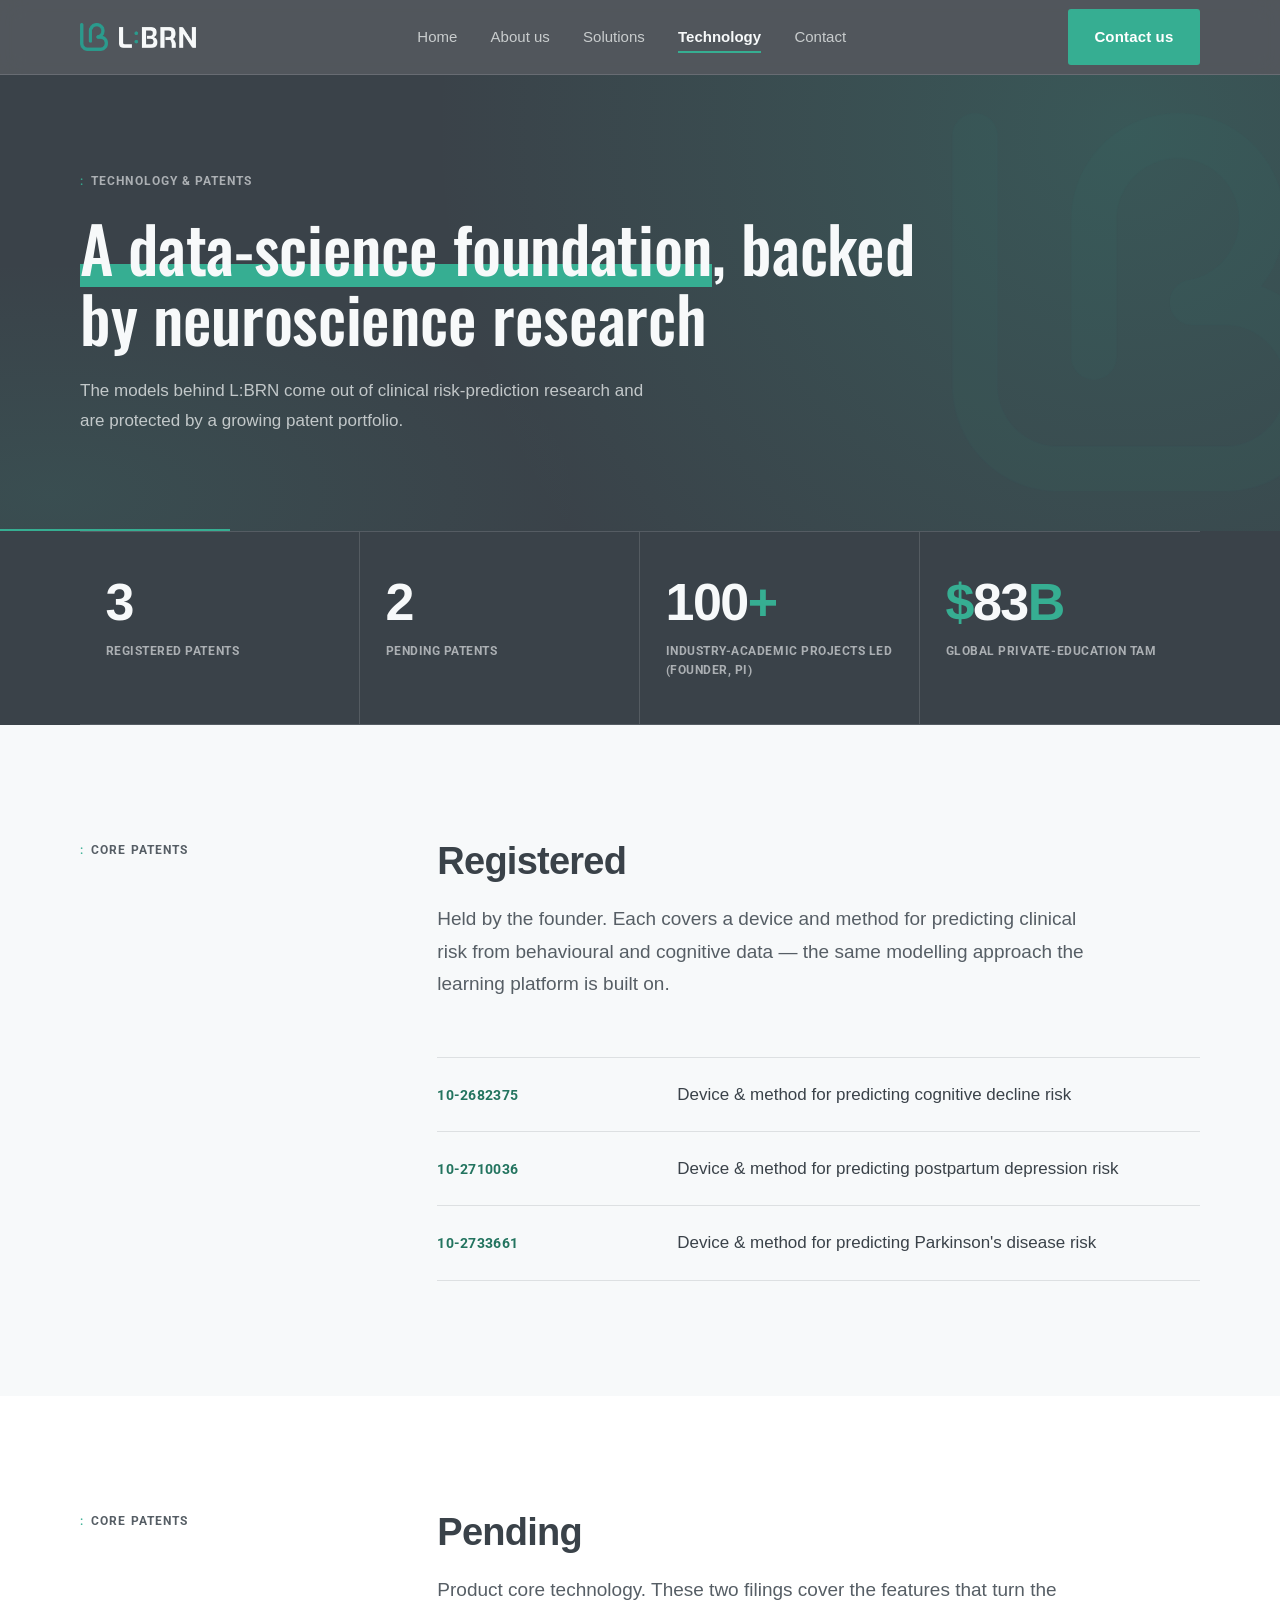
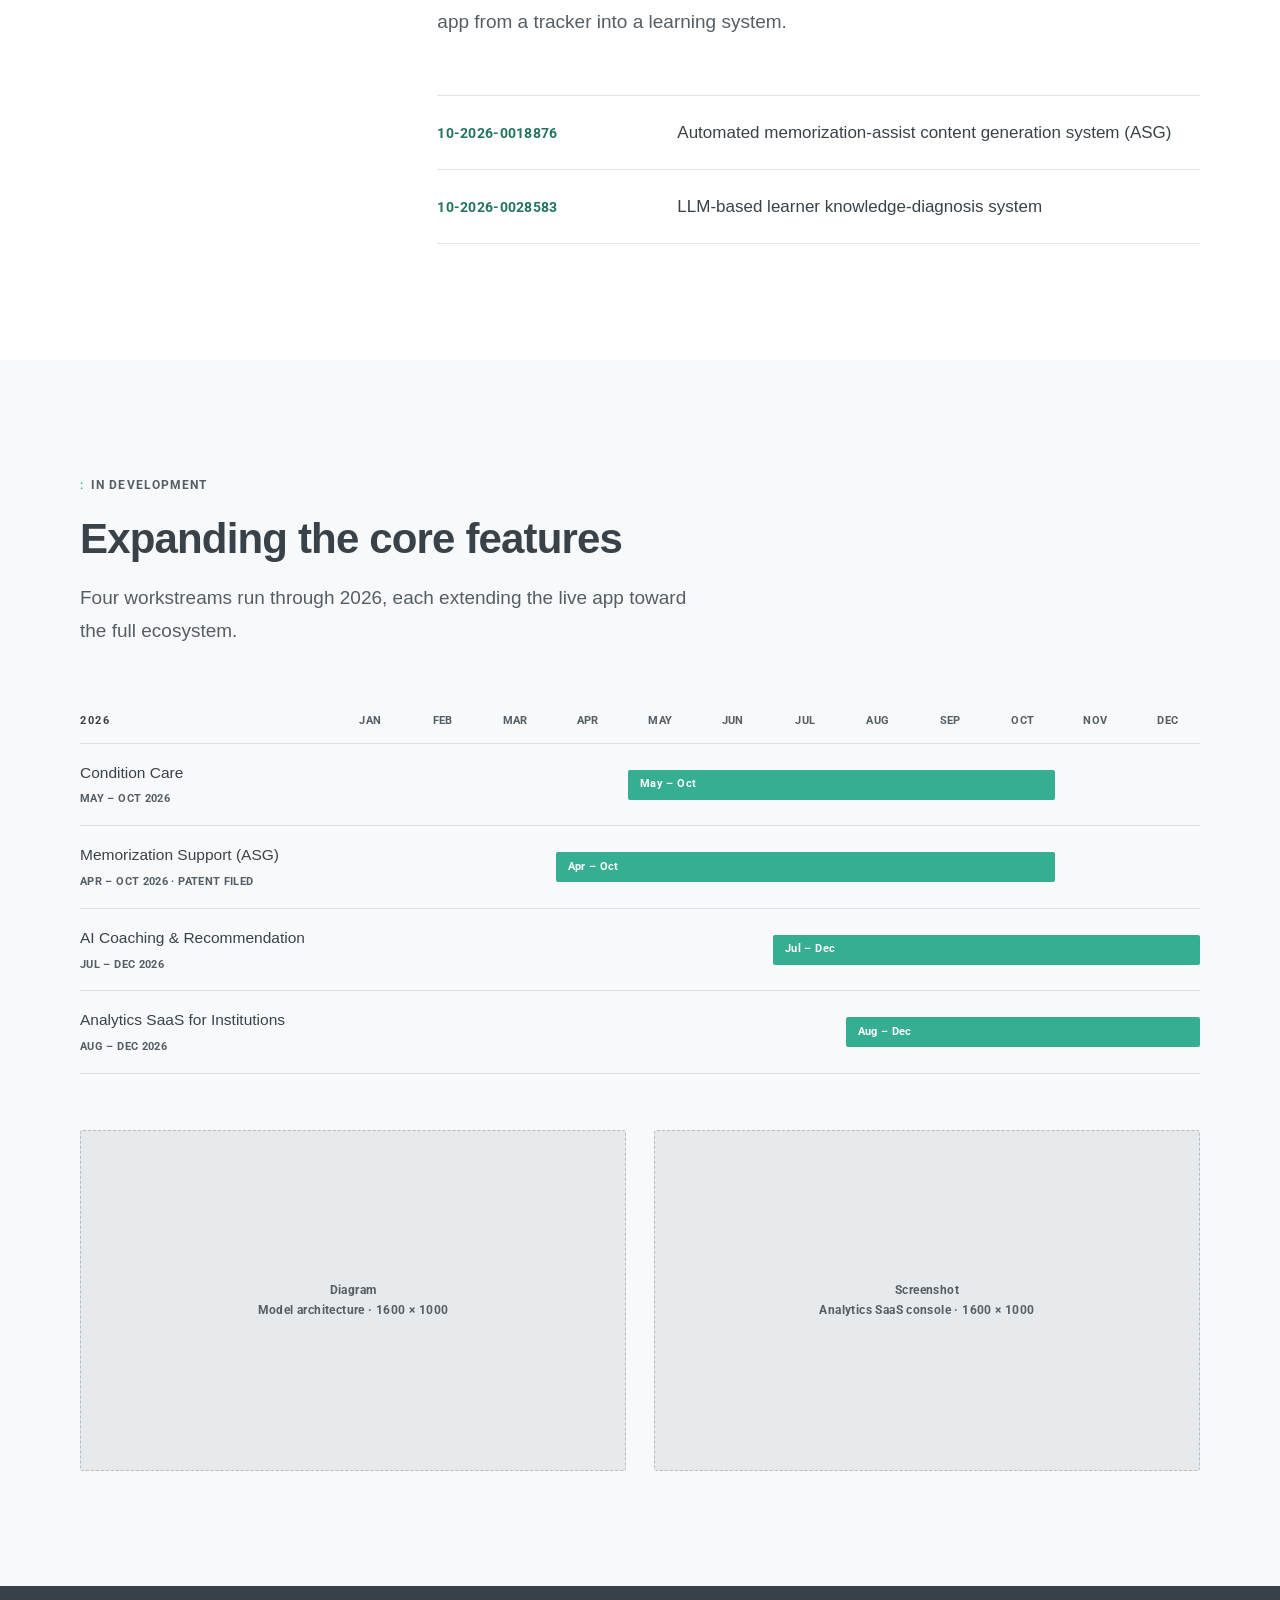
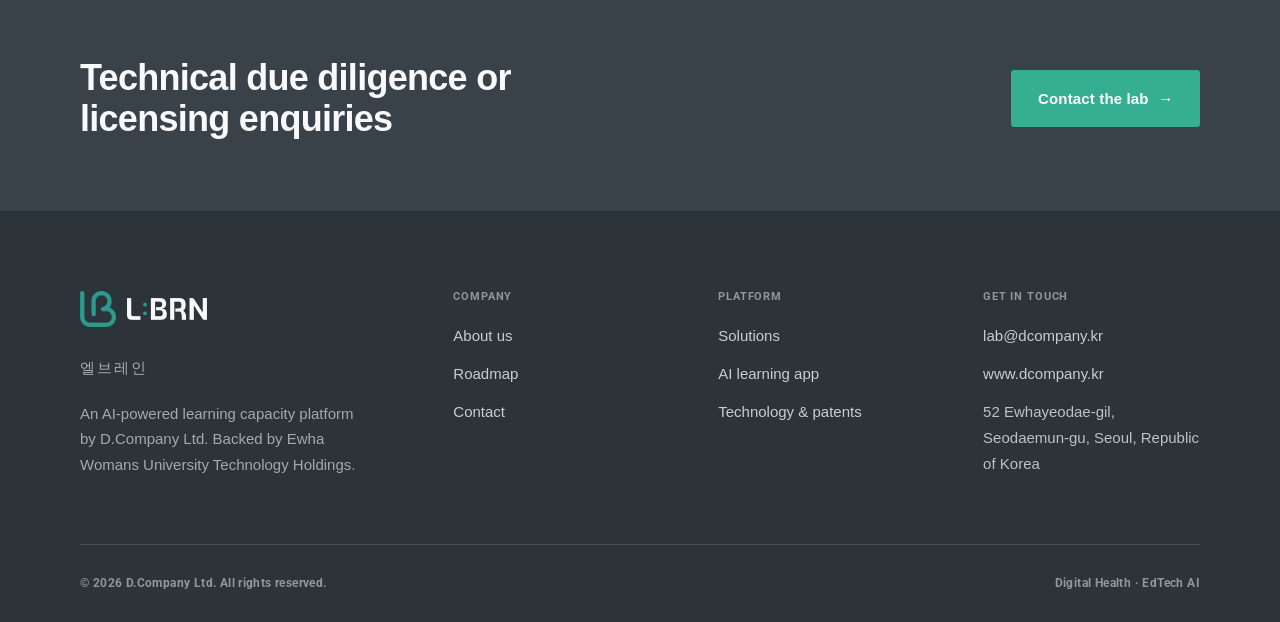
<file: technology.html>
<!DOCTYPE html>
<html lang="en">
<head>
<meta charset="utf-8">
<meta name="viewport" content="width=device-width, initial-scale=1">
<title>Technology &amp; Patents — L:BRN | D.Company Ltd.</title>
<meta name="description" content="Three registered patents, two pending, and a data-science foundation backed by neuroscience research, plus the 2026 development schedule for the AI learning app.">
<link rel="icon" type="image/png" sizes="32x32" href="assets/favicon-32.png">
<link rel="icon" type="image/png" sizes="512x512" href="assets/favicon.png">
<link rel="apple-touch-icon" href="assets/apple-touch-icon.png">
<meta name="theme-color" content="#3A4249">
<link rel="preconnect" href="https://fonts.googleapis.com">
<link rel="preconnect" href="https://fonts.gstatic.com" crossorigin>
<link href="https://fonts.googleapis.com/css2?family=Google+Sans+Flex:wght@400..800&family=Oswald:wght@200..700&family=Roboto:wght@400..700&display=swap" rel="stylesheet">
<link rel="stylesheet" href="style.css">
</head>
<body>
<a class="skip-link" href="#main">Skip to content</a>

<header class="site-header">
  <div class="container">
    <nav class="nav" aria-label="Main">
      <a class="logo" href="index.html" aria-label="L:BRN home">
        <img class="logo-symbol" src="logo-symbol-dark.png" alt="" width="366" height="365">
        <img class="logo-wordmark" src="logo-wordmark.png" alt="L:BRN" width="560" height="154">
      </a>
      <ul class="nav-list">
        <li><a class="nav-link" href="index.html">Home</a></li>
        <li><a class="nav-link" href="about.html">About us</a></li>
        <li><a class="nav-link" href="solutions.html">Solutions</a></li>
        <li><a class="nav-link is-active" href="technology.html">Technology</a></li>
        <li><a class="nav-link" href="contact.html">Contact</a></li>
      </ul>
      <a class="btn btn-primary nav-cta" href="contact.html">Contact us</a>
      <button class="nav-toggle" type="button" aria-expanded="false" aria-controls="nav-panel" aria-label="Open menu"><span></span></button>
    </nav>
    <div class="nav-panel" id="nav-panel">
      <ul class="nav-list">
        <li><a class="nav-link" href="index.html">Home</a></li>
        <li><a class="nav-link" href="about.html">About us</a></li>
        <li><a class="nav-link" href="solutions.html">Solutions</a></li>
        <li><a class="nav-link is-active" href="technology.html">Technology</a></li>
        <li><a class="nav-link" href="contact.html">Contact</a></li>
      </ul>
      <a class="btn btn-primary nav-cta" href="contact.html">Contact us</a>
    </div>
  </div>
</header>

<main id="main">

  <section class="page-hero">
    <div class="container">
      <span class="eyebrow">Technology &amp; patents</span>
      <h1><span class="mark">A data-science foundation</span>, backed by neuroscience research</h1>
      <p>The models behind L:BRN come out of clinical risk-prediction research and are protected by a growing patent portfolio.</p>
    </div>
  </section>

  <section class="section-dark">
    <div class="container">
      <div class="stats">
        <div class="stat">
          <div class="stat-value"><span data-count="3">0</span></div>
          <div class="stat-label">Registered patents</div>
        </div>
        <div class="stat">
          <div class="stat-value"><span data-count="2">0</span></div>
          <div class="stat-label">Pending patents</div>
        </div>
        <div class="stat">
          <div class="stat-value"><span data-count="100">0</span><span class="unit">+</span></div>
          <div class="stat-label">Industry-Academic Projects Led (Founder, PI)</div>
        </div>
        <div class="stat">
          <div class="stat-value"><span class="unit">$</span><span data-count="83">0</span><span class="unit">B</span></div>
          <div class="stat-label">Global private-education TAM</div>
        </div>
      </div>
    </div>
  </section>

  <section class="section">
    <div class="container">
      <div class="split">
        <div>
          <span class="eyebrow">Core patents</span>
        </div>
        <div>
          <h2 class="h-lg">Registered</h2>
          <p class="lede stack-sm">Held by the founder. Each covers a device and method for predicting clinical risk from behavioural and cognitive data — the same modelling approach the learning platform is built on.</p>

          <div class="stack-lg">
            <div class="patent reveal">
              <div class="patent-no">10-2682375</div>
              <div class="patent-title">Device &amp; method for predicting cognitive decline risk</div>
            </div>
            <div class="patent reveal">
              <div class="patent-no">10-2710036</div>
              <div class="patent-title">Device &amp; method for predicting postpartum depression risk</div>
            </div>
            <div class="patent reveal">
              <div class="patent-no">10-2733661</div>
              <div class="patent-title">Device &amp; method for predicting Parkinson's disease risk</div>
            </div>
          </div>
        </div>
      </div>
    </div>
  </section>

  <section class="section section-alt">
    <div class="container">
      <div class="split">
        <div>
          <span class="eyebrow">Core patents</span>
        </div>
        <div>
          <h2 class="h-lg">Pending</h2>
          <p class="lede stack-sm">Product core technology. These two filings cover the features that turn the app from a tracker into a learning system.</p>

          <div class="stack-lg">
            <div class="patent reveal">
              <div class="patent-no">10-2026-0018876</div>
              <div class="patent-title">Automated memorization-assist content generation system (ASG)</div>
            </div>
            <div class="patent reveal">
              <div class="patent-no">10-2026-0028583</div>
              <div class="patent-title">LLM-based learner knowledge-diagnosis system</div>
            </div>
          </div>
        </div>
      </div>
    </div>
  </section>

  <section class="section">
    <div class="container">
      <div class="section-head">
        <span class="eyebrow">In development</span>
        <h2>Expanding the core features</h2>
        <p class="lede">Four workstreams run through 2026, each extending the live app toward the full ecosystem.</p>
      </div>

      <div class="gantt reveal">
        <div class="gantt-months" aria-hidden="true">
          <span class="gantt-year">2026</span>
          <span>Jan</span><span>Feb</span><span>Mar</span><span>Apr</span><span>May</span><span>Jun</span>
          <span>Jul</span><span>Aug</span><span>Sep</span><span>Oct</span><span>Nov</span><span>Dec</span>
        </div>

        <div class="gantt-row reveal">
          <div class="gantt-label">Condition Care <small>May &ndash; Oct 2026</small></div>
          <div class="gantt-bar" style="grid-column:6 / 12;">May &ndash; Oct</div>
        </div>

        <div class="gantt-row reveal">
          <div class="gantt-label">Memorization Support (ASG) <small>Apr &ndash; Oct 2026 &middot; Patent filed</small></div>
          <div class="gantt-bar" style="grid-column:5 / 12;">Apr &ndash; Oct</div>
        </div>

        <div class="gantt-row reveal">
          <div class="gantt-label">AI Coaching &amp; Recommendation <small>Jul &ndash; Dec 2026</small></div>
          <div class="gantt-bar" style="grid-column:8 / 14;">Jul &ndash; Dec</div>
        </div>

        <div class="gantt-row reveal">
          <div class="gantt-label">Analytics SaaS for Institutions <small>Aug &ndash; Dec 2026</small></div>
          <div class="gantt-bar" style="grid-column:9 / 14;">Aug &ndash; Dec</div>
        </div>
      </div>

      <div class="grid grid-2 reveal stack-lg">
        <div class="ph" style="--ph-ratio:16/10;">Diagram<br>Model architecture &middot; 1600 &times; 1000</div>
        <div class="ph" style="--ph-ratio:16/10;">Screenshot<br>Analytics SaaS console &middot; 1600 &times; 1000</div>
      </div>
    </div>
  </section>

  <section class="section-tight section-dark">
    <div class="container">
      <div class="cta-strip">
        <h2>Technical due diligence or licensing enquiries</h2>
        <a class="btn btn-primary" href="contact.html">Contact the lab <span class="arrow" aria-hidden="true">&rarr;</span></a>
      </div>
    </div>
  </section>

</main>

<footer class="site-footer">
  <div class="container">
    <div class="footer-top">
      <div class="footer-brand">
        <span class="logo footer-logo">
          <img class="logo-symbol" src="logo-symbol.png" alt="" width="366" height="365">
          <img class="logo-wordmark" src="logo-wordmark-light.png" alt="L:BRN" width="560" height="154">
        </span>
        <p class="footer-kr" lang="ko">엘브레인</p>
        <p>An AI-powered learning capacity platform by D.Company Ltd. Backed by Ewha Womans University Technology Holdings.</p>
      </div>
      <div class="footer-col">
        <h4>Company</h4>
        <ul>
          <li><a href="about.html">About us</a></li>
          <li><a href="about.html#roadmap">Roadmap</a></li>
          <li><a href="contact.html">Contact</a></li>
        </ul>
      </div>
      <div class="footer-col">
        <h4>Platform</h4>
        <ul>
          <li><a href="solutions.html">Solutions</a></li>
          <li><a href="solutions.html#app">AI learning app</a></li>
          <li><a href="technology.html">Technology &amp; patents</a></li>
        </ul>
      </div>
      <div class="footer-col">
        <h4>Get in touch</h4>
        <ul>
          <li><a href="mailto:lab@dcompany.kr">lab@dcompany.kr</a></li>
          <li><a href="https://www.dcompany.kr">www.dcompany.kr</a></li>
          <li>52 Ewhayeodae-gil, Seodaemun-gu, Seoul, Republic of Korea</li>
        </ul>
      </div>
    </div>
    <div class="footer-bottom">
      <span>&copy; <span data-year>2026</span> D.Company Ltd. All rights reserved.</span>
      <span>Digital Health &middot; EdTech AI</span>
    </div>
  </div>
</footer>

<script src="script.js"></script>
</body>
</html>
</file>
<file: style.css>
/* ==========================================================================
   D.Company Ltd. — L:BRN corporate site
   Shared stylesheet
   ========================================================================== */

/* --------------------------------------------------------------------------
   1. Tokens
   -------------------------------------------------------------------------- */
:root {
  /* Brand palette (fixed) */
  --teal: #36AE92;
  --ink: #3A4249;
  --muted: #565E65;
  --bg: #F7F9FA;

  /* Derived shades of the brand palette */
  --teal-600: #2C9179;
  --teal-700: #23745F;
  --teal-wash: rgba(54, 174, 146, 0.08);
  --teal-line: rgba(54, 174, 146, 0.30);
  --ink-900: #2C3339;
  --ink-800: #333B41;

  --white: #FFFFFF;
  --line: rgba(86, 94, 101, 0.16);
  --line-strong: rgba(86, 94, 101, 0.32);
  --line-dark: rgba(247, 249, 250, 0.14);
  --on-dark: rgba(247, 249, 250, 0.72);
  --placeholder: #E6EAED;

  /* Type — Google Sans for display and body.

     The small uppercase labels run in Roboto, loaded from Google Fonts so
     every visitor sees the same thing regardless of platform. Korean falls
     through to the system Hangul face in every case. */
  --font-kr: 'Apple SD Gothic Neo', 'Malgun Gothic', 'Noto Sans KR', sans-serif;
  --font-display: 'Google Sans Flex', var(--font-kr), 'Helvetica Neue', Arial, sans-serif;
  /* Hero statements only — Oswald is condensed, so it stays out of the
     smaller headings where the narrower letterforms would cost legibility. */
  --font-title: 'Oswald', var(--font-display);
  --font-body: 'Google Sans Flex', var(--font-kr), 'Segoe UI', Arial, sans-serif;
  --font-label: 'Roboto', var(--font-kr), 'Helvetica Neue', Arial, sans-serif;

  /* Rhythm */
  --container: 1200px;
  --gutter: clamp(1.25rem, 4vw, 2.5rem);
  --section-y: clamp(4.5rem, 9vw, 8rem);
  --radius: 3px;

  --shadow-sm: 0 1px 2px rgba(58, 66, 73, 0.06);
  --shadow-md: 0 12px 32px -12px rgba(58, 66, 73, 0.22);
  --ease: cubic-bezier(0.22, 0.61, 0.36, 1);
}

/* --------------------------------------------------------------------------
   2. Reset & base
   -------------------------------------------------------------------------- */
*,
*::before,
*::after { box-sizing: border-box; }

html {
  scroll-behavior: smooth;
  -webkit-text-size-adjust: 100%;
  scroll-padding-top: 90px;
}

body {
  margin: 0;
  background: var(--bg);
  color: var(--ink);
  font-family: var(--font-body);
  font-size: 1.0625rem;
  line-height: 1.72;
  -webkit-font-smoothing: antialiased;
  text-rendering: optimizeLegibility;
}

img { max-width: 100%; display: block; }

a { color: inherit; text-decoration: none; }

h1, h2, h3, h4 {
  font-family: var(--font-display);
  color: var(--ink);
  margin: 0;
  line-height: 1.12;
  letter-spacing: -0.02em;
  font-weight: 700;
}

p { margin: 0; }

ul { margin: 0; padding: 0; list-style: none; }

:focus-visible {
  outline: 2px solid var(--teal);
  outline-offset: 3px;
  border-radius: 2px;
}

::selection {
  background: var(--teal);
  color: var(--white);
}

.skip-link {
  position: absolute;
  left: -9999px;
  top: 0;
  z-index: 999;
  background: var(--ink);
  color: var(--white);
  padding: 0.75rem 1.25rem;
  font-family: var(--font-label);
  font-size: 0.8125rem;
}
.skip-link:focus { left: 0; }

/* Everything set in the label face runs bold. Helvetica ships Regular and
   Bold only, so 700 is the one real step up — collected here rather than
   repeated across two dozen rules. Weights declared later in a specific
   rule still win. */
.skip-link,
.eyebrow,
.link,
.hero-meta,
.card-index,
.fact dt,
.stat-label,
.ph,
.app-shot figcaption,
.status,
.pillar-note,
.phase-num,
.phase-range,
.patent-no,
.gantt-months,
.gantt-label small,
.gantt-bar,
.field label,
.field-error,
.info-row dt,
.footer-col h4,
.footer-bottom { font-weight: 700; }

/* --------------------------------------------------------------------------
   3. Layout primitives
   -------------------------------------------------------------------------- */
.container {
  width: 100%;
  max-width: var(--container);
  margin-inline: auto;
  padding-inline: var(--gutter);
}

.section { padding-block: var(--section-y); }
.section-tight { padding-block: clamp(3rem, 6vw, 4.5rem); }

.section-dark {
  background: var(--ink);
  color: var(--on-dark);
}
.section-dark h1,
.section-dark h2,
.section-dark h3,
.section-dark h4 { color: var(--bg); }

.section-alt { background: var(--white); }

.lede {
  font-size: clamp(1.0625rem, 1.6vw, 1.1875rem);
  color: var(--muted);
  max-width: 62ch;
}
.section-dark .lede { color: var(--on-dark); }

.hairline {
  border: 0;
  border-top: 1px solid var(--line);
  margin: 0;
}

/* Section-level heading, one step down from the page title */
.h-lg {
  font-size: clamp(1.75rem, 3.2vw, 2.375rem);
  max-width: 24ch;
}
.h-tight { max-width: 16ch; }

/* Opening statement set in the display face */
.pull-quote {
  font-family: var(--font-display);
  font-size: clamp(1.375rem, 2.8vw, 1.875rem);
  font-weight: 600;
  line-height: 1.45;
  letter-spacing: -0.015em;
  color: var(--ink);
}
.section-dark .pull-quote { color: var(--bg); }

/* Vertical rhythm helpers */
.stack-sm { margin-top: 1.25rem; }
.stack-md { margin-top: 1.75rem; }
.stack-mid { margin-top: clamp(1.5rem, 3vw, 2rem); }
.stack-lg { margin-top: clamp(2.5rem, 5vw, 3.5rem); }

/* Section header — small-caps eyebrow carrying the L:BRN colon motif */
.eyebrow {
  display: block;
  font-family: var(--font-label);
  font-size: 0.75rem;
  font-weight: 700;
  letter-spacing: 0.088em;
  text-transform: uppercase;
  color: var(--muted);
  margin-bottom: 1.25rem;
}
.eyebrow::before {
  content: ':';
  color: var(--teal);
  font-weight: 600;
  margin-right: 0.6em;
}
/* Any eyebrow on a dark ground. .page-hero was missing from this list, so
   the subpage eyebrows were rendering in the light-mode muted grey against
   dark ink — barely legible at roughly 1.5:1. */
.section-dark .eyebrow,
.page-hero .eyebrow { color: rgba(247, 249, 250, 0.6); }

.section-head { max-width: 66ch; margin-bottom: clamp(2.5rem, 5vw, 4rem); }
.section-head h2 { font-size: clamp(1.875rem, 3.4vw, 2.625rem); }
.section-head p { margin-top: 1.25rem; }

/* Split header: label rail on the left, content on the right */
.split {
  display: grid;
  grid-template-columns: minmax(180px, 1fr) minmax(0, 2.6fr);
  gap: clamp(2rem, 5vw, 4.5rem);
  align-items: start;
}

/* --------------------------------------------------------------------------
   4. Buttons
   -------------------------------------------------------------------------- */
.btn {
  display: inline-flex;
  align-items: center;
  gap: 0.6rem;
  padding: 0.9rem 1.6rem;
  font-family: var(--font-body);
  font-size: 0.9375rem;
  font-weight: 600;
  letter-spacing: 0.01em;
  border-radius: var(--radius);
  border: 1px solid transparent;
  cursor: pointer;
  transition: background 0.25s var(--ease), color 0.25s var(--ease),
              border-color 0.25s var(--ease), transform 0.25s var(--ease);
}
.btn:hover { transform: translateY(-2px); }
.btn:active { transform: translateY(0); }

.btn-primary {
  background: var(--teal);
  color: var(--white);
}
.btn-primary:hover { background: var(--teal-600); }

.btn-ghost {
  background: transparent;
  color: var(--ink);
  border-color: var(--line-strong);
}
.btn-ghost:hover { border-color: var(--teal); color: var(--teal-700); }

.btn-on-dark {
  background: transparent;
  color: var(--bg);
  border-color: var(--line-dark);
}
.btn-on-dark:hover { border-color: var(--teal); color: var(--teal); }

.btn .arrow { transition: transform 0.25s var(--ease); }
.btn:hover .arrow { transform: translateX(4px); }

/* App store badges — drawn in markup and inline SVG rather than shipped as
   bitmap badge artwork, so they stay sharp at any pixel density and scale with
   the type. Proportions, black ground and two-line lockup follow the official
   badges. The row wraps rather than shrinking the badges, so a narrow screen
   stacks them at full size instead of squeezing them side by side. */
.store-badges {
  display: flex;
  flex-wrap: wrap;
  align-items: center;
  gap: 0.75rem;
}
.store-badge {
  display: inline-flex;
  align-items: center;
  gap: 0.625rem;
  padding: 0.5rem 0.95rem;
  background: #000;
  color: var(--white);
  border-radius: 7px;
  transition: transform 0.25s var(--ease), box-shadow 0.25s var(--ease);
}
.store-badge:hover {
  transform: translateY(-2px);
  box-shadow: var(--shadow-md);
}
.store-badge svg {
  width: 1.6rem;
  height: 1.6rem;
  flex: none;
}
.store-badge span {
  display: flex;
  flex-direction: column;
  line-height: 1.15;
}
.store-badge small {
  font-family: var(--font-label);
  font-size: 0.5625rem;
  font-weight: 500;
  letter-spacing: 0.055em;
  text-transform: uppercase;
  color: rgba(255, 255, 255, 0.88);
}
.store-badge strong {
  font-family: var(--font-display);
  font-size: 1.0625rem;
  font-weight: 600;
  letter-spacing: -0.005em;
}

/* Inline text link */
.link {
  display: inline-flex;
  align-items: center;
  gap: 0.5rem;
  font-family: var(--font-label);
  font-size: 0.8125rem;
  letter-spacing: 0.044em;
  text-transform: uppercase;
  color: var(--teal-700);
  border-bottom: 1px solid var(--teal-line);
  padding-bottom: 2px;
  transition: color 0.25s var(--ease), border-color 0.25s var(--ease);
}
.link:hover { color: var(--teal); border-color: var(--teal); }

/* --------------------------------------------------------------------------
   5. Header / GNB
   -------------------------------------------------------------------------- */
.site-header {
  position: sticky;
  top: 0;
  z-index: 100;
  background: rgba(255, 255, 255, 0.92);
  backdrop-filter: saturate(180%) blur(12px);
  -webkit-backdrop-filter: saturate(180%) blur(12px);
  border-bottom: 1px solid var(--line);
  transition: box-shadow 0.3s var(--ease), background 0.3s var(--ease),
              border-color 0.3s var(--ease);
}
.site-header.is-stuck { box-shadow: var(--shadow-sm); }

/* Dark mode — set by script.js whenever a dark section sits under the bar.
   Keeps the GNB legible over the hero, dark strips and the footer. */
.site-header.is-on-dark {
  background: rgba(44, 51, 57, 0.82);
  border-bottom-color: var(--line-dark);
}
.site-header.is-on-dark .nav-link { color: var(--on-dark); }
.site-header.is-on-dark .nav-link:hover,
.site-header.is-on-dark .nav-link.is-active { color: var(--bg); }
.site-header.is-on-dark .nav-toggle { border-color: var(--line-dark); }
.site-header.is-on-dark .nav-toggle span,
.site-header.is-on-dark .nav-toggle span::before,
.site-header.is-on-dark .nav-toggle span::after { background: var(--bg); }
.site-header.is-on-dark .nav-toggle[aria-expanded='true'] span { background: transparent; }

.nav {
  display: flex;
  align-items: center;
  justify-content: space-between;
  gap: 2rem;
  height: 74px;
}

/* Brand lockup — symbol + wordmark set side by side.
   The wordmark carries the name, so it holds full size; the symbol is dialled
   back to ~1.33x the wordmark cap height so the mark reads as a companion to
   the type rather than competing with it. */
.logo {
  display: inline-flex;
  align-items: center;
  gap: 0.7rem;
}
.logo-symbol {
  height: 28px;
  width: auto;
  transition: transform 0.3s var(--ease);
}
.logo-wordmark {
  height: 21px;
  width: auto;
}
.logo:hover .logo-symbol { transform: translateY(-2px); }
.footer-logo .logo-symbol { height: 36px; }
.footer-logo .logo-wordmark { height: 22px; }

.nav-list {
  display: flex;
  align-items: center;
  gap: clamp(1.25rem, 2.6vw, 2.25rem);
}
.nav-link {
  position: relative;
  font-size: 0.9375rem;
  font-weight: 500;
  color: var(--muted);
  padding-block: 0.5rem;
  transition: color 0.25s var(--ease);
}
.nav-link::after {
  content: '';
  position: absolute;
  left: 0;
  bottom: 0;
  height: 2px;
  width: 100%;
  background: var(--teal);
  transform: scaleX(0);
  transform-origin: left;
  transition: transform 0.3s var(--ease);
}
.nav-link:hover { color: var(--ink); }
.nav-link:hover::after { transform: scaleX(1); }
.nav-link.is-active { color: var(--ink); font-weight: 600; }
.nav-link.is-active::after { transform: scaleX(1); }

.nav-cta { display: inline-flex; }

.nav-panel { display: none; }

.nav-toggle {
  display: none;
  width: 44px;
  height: 44px;
  border: 1px solid var(--line-strong);
  border-radius: var(--radius);
  background: transparent;
  cursor: pointer;
  padding: 0;
  align-items: center;
  justify-content: center;
}
.nav-toggle span {
  position: relative;
  display: block;
  width: 18px;
  height: 1.5px;
  background: var(--ink);
  transition: background 0.2s var(--ease);
}
.nav-toggle span::before,
.nav-toggle span::after {
  content: '';
  position: absolute;
  left: 0;
  width: 18px;
  height: 1.5px;
  background: var(--ink);
  transition: transform 0.3s var(--ease);
}
.nav-toggle span::before { top: -6px; }
.nav-toggle span::after { top: 6px; }
.nav-toggle[aria-expanded='true'] span { background: transparent; }
.nav-toggle[aria-expanded='true'] span::before { transform: translateY(6px) rotate(45deg); }
.nav-toggle[aria-expanded='true'] span::after { transform: translateY(-6px) rotate(-45deg); }

/* --------------------------------------------------------------------------
   6. Hero
   -------------------------------------------------------------------------- */
.hero {
  position: relative;
  background: var(--ink);
  color: var(--on-dark);
  overflow: hidden;
  padding-block: clamp(4.5rem, 10vw, 8rem) clamp(4rem, 8vw, 6.5rem);
}
.hero::before {
  content: '';
  position: absolute;
  inset: 0;
  background-image:
    radial-gradient(circle at 86% 10%, rgba(54, 174, 146, 0.18), transparent 55%);
  pointer-events: none;
}
/* The symbol, oversized and bled off the right edge, as ground texture */
.hero::after {
  content: '';
  position: absolute;
  right: -7%;
  top: 50%;
  transform: translateY(-50%);
  width: min(48vw, 540px);
  aspect-ratio: 1;
  background: url('logo-symbol.png') no-repeat center / contain;
  opacity: 0.06;
  pointer-events: none;
}
/* Dot-matrix field — a grid of teal dots whose brightness and size drift on
   flowing noise. Painted by script.js; sits above the colour wash and below
   the copy column.

   The canvas is laid out but transparent until the script confirms it is
   drawing. It must NOT be display:none — a hidden element measures 0x0, so
   the sizing step would fail and it would never appear. */
.dot-matrix {
  position: absolute;
  inset: 0;
  z-index: 0;
  width: 100%;
  height: 100%;
  opacity: 0;
  transition: opacity 0.6s var(--ease);
  pointer-events: none;
}
.dot-matrix.is-running { opacity: 1; }

.hero .container { position: relative; z-index: 1; }

.hero-grid {
  display: grid;
  grid-template-columns: minmax(0, 1.05fr) minmax(0, 1fr);
  gap: clamp(2.5rem, 6vw, 5rem);
  align-items: end;
}

/* Hero statements across the whole site — home and every subpage — share one
   treatment. Oswald is condensed, so it carries a lighter weight and looser
   tracking than Google Sans to hold the same optical presence. */
.hero-title,
.page-hero h1 {
  font-family: var(--font-title);
  font-size: clamp(2.375rem, 5.4vw, 4rem);
  font-weight: 500;
  line-height: 1.1;
  letter-spacing: -0.005em;
  color: var(--bg);
}
.hero-title { text-wrap: balance; }
.hero-title em {
  font-style: normal;
  color: var(--teal);
}

.hero-meta {
  display: flex;
  flex-wrap: wrap;
  gap: 0.4rem;
  margin-top: 1.75rem;
  font-family: var(--font-label);
  font-size: 0.6875rem;
  font-weight: 700;
  letter-spacing: 0.044em;
  text-transform: uppercase;
  color: rgba(247, 249, 250, 0.6);
}
/* Each fact carries its own frosted-glass chip. Held back deliberately: no
   border and no shadow of any kind — the blurred fill alone defines the
   shape. */
.hero-meta span {
  display: inline-flex;
  align-items: center;
  gap: 0.45rem;
  padding: 0.375rem 0.7rem;
  border: 0;
  border-radius: var(--radius);
  background: rgba(247, 249, 250, 0.05);
  backdrop-filter: blur(14px) saturate(140%);
  -webkit-backdrop-filter: blur(14px) saturate(140%);
  box-shadow: none;
}
.hero-meta span::before {
  content: '';
  width: 4px;
  height: 4px;
  background: var(--teal);
  border-radius: 50%;
}

.hero-mission {
  border-left: 2px solid var(--teal);
  padding-left: clamp(1.25rem, 2.5vw, 2rem);
}
.hero-mission p {
  font-size: 1.0625rem;
  line-height: 1.8;
  color: var(--on-dark);
}
.hero-actions {
  display: flex;
  flex-wrap: wrap;
  gap: 0.875rem;
  margin-top: 2.25rem;
}

/* Signal line — an EEG-like trace that draws itself once on load */
.signal {
  position: relative;
  z-index: 1;
  margin-top: clamp(3rem, 6vw, 4.5rem);
  width: 100%;
  height: 60px;
  display: block;
}
.signal path {
  fill: none;
  stroke: var(--teal);
  stroke-width: 1.5;
  stroke-linecap: round;
  stroke-linejoin: round;
  opacity: 0.85;
  stroke-dasharray: 2400;
  stroke-dashoffset: 2400;
  animation: trace 3.4s var(--ease) 0.35s forwards;
}
@keyframes trace { to { stroke-dashoffset: 0; } }

/* Page banner used on interior pages */
.page-hero {
  background: var(--ink);
  color: var(--on-dark);
  padding-block: clamp(3.5rem, 8vw, 6rem);
  position: relative;
  overflow: hidden;
}
.page-hero::after {
  content: '';
  position: absolute;
  left: 0;
  bottom: 0;
  width: 100%;
  height: 2px;
  background: linear-gradient(to right, var(--teal) 0 18%, transparent 18%);
}
/* A quiet teal wash across the ink so the subpage headers are not a flat
   slab. Gradient only — no grid, no chips. */
.page-hero {
  background-image:
    radial-gradient(circle at 88% 12%, rgba(54, 174, 146, 0.20), transparent 58%),
    radial-gradient(ellipse 65% 80% at 4% 92%, rgba(54, 174, 146, 0.11), transparent 64%);
}
.page-hero::before {
  content: '';
  position: absolute;
  right: -4%;
  top: 50%;
  transform: translateY(-50%);
  width: min(34vw, 380px);
  aspect-ratio: 1;
  background: url('logo-symbol.png') no-repeat center / contain;
  opacity: 0.05;
  pointer-events: none;
}
.page-hero .container { position: relative; z-index: 1; }
/* Type treatment lives in the shared hero-statement rule; only the measure is
   page-hero specific. Widened from 20ch so the underlined opening phrase,
   which must not wrap, always has room on one line. */
.page-hero h1 { max-width: 26ch; }
.page-hero p { margin-top: 1.5rem; max-width: 60ch; color: var(--on-dark); }

/* Underline that wipes in on load. Drawn as a background gradient rather
   than a pseudo-element or text-decoration, so it animates cleanly and still
   follows the phrase if it wraps to a second line. The rule sits beside the
   text rather than behind it, so the full-strength brand teal is fine here. */
.mark {
  /* Thick marker stroke that rides up over the bottom of the letterforms,
     the way a highlighter pen would. Only a sliver of each glyph sits on
     teal, so the word stays legible off the dark ground above it. */
  --mark-h: 0.36em;   /* thickness */
  --mark-y: 0.1em;    /* lift off the bottom of the line box */
  /* Keep the phrase on one line. Broken across two, each fragment would draw
     and animate its own stroke instead of one continuous sweep. */
  white-space: nowrap;
  background-image: linear-gradient(var(--teal), var(--teal));
  background-repeat: no-repeat;
  background-position: 0 calc(100% - var(--mark-y));
  background-size: 0 var(--mark-h);
  -webkit-box-decoration-break: clone;
  box-decoration-break: clone;
  animation: mark-wipe 0.85s var(--ease) 0.3s forwards;
}
@keyframes mark-wipe {
  from { background-size: 0 var(--mark-h); }
  to { background-size: 100% var(--mark-h); }
}

/* No wipe for anyone who has asked motion to stop — show the end state. */
@media (prefers-reduced-motion: reduce) {
  .mark {
    animation: none;
    background-size: 100% var(--mark-h);
  }
}

/* --------------------------------------------------------------------------
   7. Cards & grids
   -------------------------------------------------------------------------- */
.grid { display: grid; gap: clamp(1.25rem, 2.4vw, 1.75rem); }
.grid-2 { grid-template-columns: repeat(2, minmax(0, 1fr)); }
.grid-3 { grid-template-columns: repeat(3, minmax(0, 1fr)); }
.grid-4 { grid-template-columns: repeat(4, minmax(0, 1fr)); }

.card {
  background: var(--white);
  border: 1px solid var(--line);
  border-radius: var(--radius);
  padding: clamp(1.5rem, 2.6vw, 2.25rem);
  transition: border-color 0.3s var(--ease), transform 0.3s var(--ease),
              box-shadow 0.3s var(--ease);
}
.card h3 { font-size: 1.1875rem; margin-bottom: 0.75rem; }
.card p { color: var(--muted); font-size: 0.96875rem; }

.card-link { display: flex; flex-direction: column; height: 100%; }
.card-link:hover {
  border-color: var(--teal);
  transform: translateY(-4px);
  box-shadow: var(--shadow-md);
}
.card-index {
  font-family: var(--font-label);
  font-size: 0.75rem;
  letter-spacing: 0.066em;
  text-transform: uppercase;
  color: var(--teal);
  margin-bottom: 1.75rem;
  display: block;
}
.card-link .link { margin-top: auto; padding-top: 1.75rem; align-self: flex-start; }

/* Fact rows — used for the company overview */
.facts { border-top: 1px solid var(--line); }
.fact {
  display: grid;
  grid-template-columns: minmax(140px, 220px) 1fr;
  gap: 1rem 2rem;
  padding-block: 1.25rem;
  border-bottom: 1px solid var(--line);
  align-items: baseline;
}
.fact dt {
  font-family: var(--font-label);
  font-size: 0.75rem;
  letter-spacing: 0.066em;
  text-transform: uppercase;
  color: var(--muted);
}
.fact dd {
  margin: 0;
  font-size: 1.0625rem;
  font-weight: 500;
  color: var(--ink);
}

/* Stats banner */
.stats {
  display: grid;
  grid-template-columns: repeat(4, minmax(0, 1fr));
  border-top: 1px solid var(--line-dark);
  border-bottom: 1px solid var(--line-dark);
}
.stat {
  padding: clamp(1.75rem, 3.5vw, 2.75rem) clamp(1rem, 2vw, 1.75rem);
  border-right: 1px solid var(--line-dark);
}
.stat:last-child { border-right: 0; }
.stat-value {
  font-family: var(--font-display);
  font-size: clamp(2.25rem, 5vw, 3.25rem);
  font-weight: 700;
  letter-spacing: -0.03em;
  color: var(--bg);
  line-height: 1;
}
.stat-value .unit { color: var(--teal); }
.stat-label {
  margin-top: 0.875rem;
  font-family: var(--font-label);
  font-size: 0.75rem;
  letter-spacing: 0.044em;
  line-height: 1.6;
  text-transform: uppercase;
  color: rgba(247, 249, 250, 0.6);
}

/* --------------------------------------------------------------------------
   8. Placeholder image areas
   -------------------------------------------------------------------------- */
.ph {
  display: flex;
  align-items: center;
  justify-content: center;
  text-align: center;
  padding: 1rem;
  background: var(--placeholder);
  border: 1px dashed var(--line-strong);
  border-radius: var(--radius);
  aspect-ratio: var(--ph-ratio, 16 / 9);
  color: var(--muted);
  font-family: var(--font-label);
  font-size: 0.75rem;
  letter-spacing: 0.033em;
  line-height: 1.6;
}
.ph-dark {
  background: rgba(247, 249, 250, 0.05);
  border-color: var(--line-dark);
  color: rgba(247, 249, 250, 0.55);
}

/* Partner logos — drop-in replacement for a .ph placeholder. The 5:2 box is
   held so a card carrying a real logo keeps the same footprint as one still on
   a placeholder, and contain guarantees the artwork is letterboxed rather than
   cropped whatever aspect the supplied file happens to be. */
.partner-logo {
  width: 100%;
  height: auto;
  aspect-ratio: 5 / 2;
  object-fit: contain;
  object-position: center;
  background: var(--white);
  border: 1px solid var(--line);
  border-radius: var(--radius);
}
/* Where a partner supplies a photograph instead of a logo file, fill the box
   and crop the flanks rather than leaving contain's empty bands — a photo has
   hard edges, so the bands read as a mistake next to a white-ground logo. This
   is the treatment .photo already gives photography elsewhere on the site. */
.partner-photo { object-fit: cover; }

/* App screenshots (device mockups with transparent corners) */
.app-shot {
  margin: 0;
  display: flex;
  flex-direction: column;
  align-items: center;
}
.app-shot img {
  width: 100%;
  height: auto;
  max-width: 260px;
}
.app-shot figcaption {
  margin-top: 1rem;
  text-align: center;
  color: var(--muted);
  font-family: var(--font-label);
  font-size: 0.75rem;
  letter-spacing: 0.033em;
  line-height: 1.6;
}

/* Documentary photos with captions */
.photo {
  margin: 0;
  display: flex;
  flex-direction: column;
}
.photo img {
  width: 100%;
  height: auto;
  aspect-ratio: 4 / 3;
  object-fit: cover;
  object-position: center;
  background: var(--placeholder);
  border: 1px solid var(--line);
  border-radius: var(--radius);
}
.photo figcaption {
  margin-top: 1rem;
  padding-top: 1rem;
  border-top: 1px solid var(--line);
  color: var(--muted);
  font-size: 0.8125rem;
  line-height: 1.65;
  word-break: keep-all;
}

/* --------------------------------------------------------------------------
   9. Pillars (Solutions)
   -------------------------------------------------------------------------- */
.pillar {
  display: grid;
  grid-template-columns: minmax(0, 1fr) minmax(0, 1fr);
  gap: clamp(2rem, 5vw, 4.5rem);
  align-items: center;
  padding-block: clamp(2.5rem, 5vw, 4rem);
  border-top: 1px solid var(--line);
}
.pillar:nth-child(even) .pillar-media { order: -1; }
/* Pillar imagery — each file keeps its own aspect ratio instead of being forced
   into one shared box. The app shot is a wide banner whose tagline and logotype
   are baked into the artwork, so cropping it to 4:3 would cut into type; the
   device and centre shots are already 4:3. Each pillar is its own band, so
   differing media heights cost nothing in alignment. */
.pillar-shot {
  width: 100%;
  height: auto;
  background: var(--white);
  border: 1px solid var(--line);
  border-radius: var(--radius);
}
.pillar-body h3 {
  font-size: clamp(1.5rem, 2.6vw, 2rem);
  margin-block: 1rem 1.25rem;
}
.pillar-body p { color: var(--muted); }

.status {
  display: inline-flex;
  align-items: center;
  gap: 0.55rem;
  font-family: var(--font-label);
  font-size: 0.6875rem;
  letter-spacing: 0.066em;
  text-transform: uppercase;
  padding: 0.35rem 0.7rem;
  border-radius: 2px;
  border: 1px solid var(--line-strong);
  color: var(--muted);
  background: var(--white);
}
.status::before {
  content: '';
  width: 6px;
  height: 6px;
  border-radius: 50%;
  background: var(--line-strong);
}
.status-live {
  color: var(--teal-700);
  border-color: var(--teal-line);
  background: var(--teal-wash);
}
.status-live::before { background: var(--teal); }

.pillar-note {
  margin-top: 1.5rem;
  font-family: var(--font-label);
  font-size: 0.8125rem;
  letter-spacing: 0.022em;
  color: var(--teal-700);
}

/* Ecosystem diagram */
.eco {
  display: grid;
  grid-template-columns: minmax(0, 1fr) minmax(0, 1.15fr);
  gap: clamp(2rem, 5vw, 4rem);
  align-items: center;
}
.eco-figure { width: 100%; height: auto; }
.eco-figure .eco-node { fill: var(--ink-900); stroke: var(--teal-line); stroke-width: 1; }
.eco-figure .eco-hub { fill: var(--teal); }
.eco-figure .eco-link {
  fill: none;
  stroke: var(--teal);
  stroke-width: 1.25;
  stroke-dasharray: 320;
  stroke-dashoffset: 320;
  opacity: 0.65;
}
.eco-figure .eco-ring { fill: none; stroke: var(--line-dark); stroke-width: 1; }
.eco-figure text {
  font-family: var(--font-label);
  font-size: 11px;
  letter-spacing: 0.044em;
  text-transform: uppercase;
  fill: rgba(247, 249, 250, 0.82);
}
.eco-figure .eco-hub-label { fill: var(--ink); font-weight: 600; }
.is-in .eco-figure .eco-link { animation: trace 1.6s var(--ease) forwards; }
.is-in .eco-figure .eco-link:nth-of-type(2) { animation-delay: 0.18s; }
.is-in .eco-figure .eco-link:nth-of-type(3) { animation-delay: 0.36s; }

/* Feature list */
.feature {
  padding: clamp(1.5rem, 2.6vw, 2rem);
  background: var(--white);
  border: 1px solid var(--line);
  border-left: 2px solid var(--teal);
  border-radius: var(--radius);
}
.feature h3 { font-size: 1.0625rem; margin-bottom: 0.625rem; }
.feature p { color: var(--muted); font-size: 0.96875rem; }

/* --------------------------------------------------------------------------
   10. Roadmap (About)
   -------------------------------------------------------------------------- */
.roadmap {
  display: grid;
  grid-template-columns: repeat(3, minmax(0, 1fr));
  gap: clamp(1.25rem, 2.4vw, 2rem);
  position: relative;
}
.phase {
  position: relative;
  padding-top: 2.5rem;
  border-top: 1px solid var(--line-dark);
}
.phase::before {
  content: '';
  position: absolute;
  top: -5px;
  left: 0;
  width: 9px;
  height: 9px;
  border-radius: 50%;
  background: var(--ink);
  border: 2px solid var(--line-dark);
}
/* A completed phase reads as ticked off: its rule turns teal and the node
   becomes a filled disc carrying a check instead of a plain dot. */
.phase-done { border-top-color: var(--teal); }
.phase-done::before {
  width: 18px;
  height: 18px;
  top: -9px;
  border: 0;
  background-color: var(--teal);
  background-image: url("data:image/svg+xml,%3Csvg xmlns='http://www.w3.org/2000/svg' viewBox='0 0 12 12'%3E%3Cpath d='M2.6 6.3 4.9 8.6 9.4 3.7' fill='none' stroke='%23F7F9FA' stroke-width='1.9' stroke-linecap='round' stroke-linejoin='round'/%3E%3C/svg%3E");
  background-repeat: no-repeat;
  background-position: center;
  background-size: 11px 11px;
}
/* The phase currently under way: its rule turns teal like a completed one, and
   the node fills in as a teal dot haloed in the brand line tint so it reads as
   live. Deliberately no check and a smaller disc than .phase-done — this work
   is running, not finished. */
.phase-active { border-top-color: var(--teal); }
.phase-active::before {
  width: 14px;
  height: 14px;
  top: -7px;
  border: 0;
  background: var(--teal);
  box-shadow: 0 0 0 4px var(--teal-line);
}
.phase-num {
  font-family: var(--font-label);
  font-size: 0.75rem;
  letter-spacing: 0.077em;
  text-transform: uppercase;
  color: var(--teal);
  display: block;
  margin-bottom: 0.625rem;
}
.phase-range {
  font-family: var(--font-label);
  font-size: 0.8125rem;
  color: rgba(247, 249, 250, 0.6);
  display: block;
  margin-bottom: 1.125rem;
}
.phase h3 { font-size: 1.1875rem; margin-bottom: 0.75rem; }
.phase p { color: var(--on-dark); font-size: 0.96875rem; }

/* --------------------------------------------------------------------------
   11. Patents & development timeline (Technology)
   -------------------------------------------------------------------------- */
.patent {
  display: grid;
  grid-template-columns: minmax(0, 200px) minmax(0, 1fr);
  gap: 0.5rem 2.5rem;
  align-items: baseline;
  padding-block: 1.375rem;
  border-bottom: 1px solid var(--line);
  transition: background 0.25s var(--ease);
}
.patent:first-child { border-top: 1px solid var(--line); }
.patent:hover { background: var(--teal-wash); }
.patent-no {
  font-family: var(--font-label);
  font-size: 0.875rem;
  font-weight: 700;
  color: var(--teal-700);
  letter-spacing: 0.02em;
}
.patent-title { font-size: 1.0625rem; color: var(--ink); font-weight: 500; }

/* Month-gridded development schedule for 2026 */
.gantt { margin-top: 2.5rem; }
.gantt-months {
  display: grid;
  grid-template-columns: minmax(0, 250px) repeat(12, minmax(0, 1fr));
  gap: 0.5rem;
  padding-bottom: 0.75rem;
  border-bottom: 1px solid var(--line);
  font-family: var(--font-label);
  font-size: 0.6875rem;
  letter-spacing: 0.033em;
  text-transform: uppercase;
  color: var(--muted);
}
.gantt-months span { text-align: center; }
.gantt-months .gantt-year { text-align: left; letter-spacing: 0.14em; color: var(--ink); }

.gantt-row {
  display: grid;
  grid-template-columns: minmax(0, 250px) repeat(12, minmax(0, 1fr));
  gap: 0.5rem;
  align-items: center;
  padding-block: 1rem;
  border-bottom: 1px solid var(--line);
}
.gantt-label { font-size: 0.96875rem; font-weight: 500; padding-right: 1rem; }
.gantt-label small {
  display: block;
  font-family: var(--font-label);
  font-size: 0.6875rem;
  font-weight: 700;
  letter-spacing: 0.033em;
  text-transform: uppercase;
  color: var(--muted);
  margin-top: 0.25rem;
}
.gantt-bar {
  height: 30px;
  background: var(--teal);
  border-radius: 2px;
  display: flex;
  align-items: center;
  padding-inline: 0.75rem;
  font-family: var(--font-label);
  font-size: 0.6875rem;
  letter-spacing: 0.033em;
  color: var(--white);
  white-space: nowrap;
  transform-origin: left;
  transform: scaleX(0);
  transition: transform 0.7s var(--ease);
}
.is-in .gantt-bar { transform: scaleX(1); }
.gantt-row:nth-child(3) .gantt-bar { transition-delay: 0.08s; }
.gantt-row:nth-child(4) .gantt-bar { transition-delay: 0.16s; }
.gantt-row:nth-child(5) .gantt-bar { transition-delay: 0.24s; }

/* --------------------------------------------------------------------------
   12. Contact
   -------------------------------------------------------------------------- */
.contact-grid {
  display: grid;
  grid-template-columns: minmax(0, 1.3fr) minmax(0, 1fr);
  gap: clamp(2.5rem, 6vw, 5rem);
  align-items: start;
}

.form-card {
  background: var(--white);
  border: 1px solid var(--line);
  border-radius: var(--radius);
  padding: clamp(1.75rem, 3.5vw, 2.75rem);
}
.field { margin-bottom: 1.5rem; }
.field label {
  display: block;
  font-family: var(--font-label);
  font-size: 0.6875rem;
  letter-spacing: 0.066em;
  text-transform: uppercase;
  color: var(--muted);
  margin-bottom: 0.625rem;
}
.field input,
.field select,
.field textarea {
  width: 100%;
  font-family: var(--font-body);
  font-size: 1rem;
  color: var(--ink);
  background: var(--bg);
  border: 1px solid var(--line);
  border-radius: var(--radius);
  padding: 0.875rem 1rem;
  transition: border-color 0.25s var(--ease), background 0.25s var(--ease);
}
.field textarea { resize: vertical; min-height: 150px; line-height: 1.7; }
.field input:focus,
.field select:focus,
.field textarea:focus {
  outline: none;
  border-color: var(--teal);
  background: var(--white);
}
.field input::placeholder,
.field textarea::placeholder { color: rgba(86, 94, 101, 0.55); }

.field-error {
  display: block;
  min-height: 1.1rem;
  margin-top: 0.375rem;
  font-family: var(--font-label);
  font-size: 0.6875rem;
  letter-spacing: 0.022em;
  color: #B4453A;
}
.field.has-error input,
.field.has-error textarea,
.field.has-error select { border-color: #B4453A; }

.form-note {
  font-size: 0.875rem;
  color: var(--muted);
  margin-top: 1.25rem;
}
.form-success {
  display: none;
  margin-top: 1.5rem;
  padding: 1rem 1.25rem;
  background: var(--teal-wash);
  border: 1px solid var(--teal-line);
  border-radius: var(--radius);
  font-size: 0.9375rem;
  color: var(--teal-700);
}
.form-success.is-visible { display: block; }

.contact-info { border-top: 1px solid var(--line); }
.info-row { padding-block: 1.5rem; border-bottom: 1px solid var(--line); }
.info-row dt {
  font-family: var(--font-label);
  font-size: 0.6875rem;
  letter-spacing: 0.066em;
  text-transform: uppercase;
  color: var(--muted);
  margin-bottom: 0.625rem;
}
.info-row dd { margin: 0; font-size: 1.0625rem; line-height: 1.65; }
.info-row a { border-bottom: 1px solid var(--teal-line); transition: color 0.25s var(--ease); }
.info-row a:hover { color: var(--teal-700); }

/* --------------------------------------------------------------------------
   13. Call to action strip
   -------------------------------------------------------------------------- */
.cta-strip {
  display: flex;
  flex-wrap: wrap;
  align-items: center;
  justify-content: space-between;
  gap: 2rem;
}
.cta-strip h2 { font-size: clamp(1.625rem, 3vw, 2.25rem); max-width: 22ch; }

/* --------------------------------------------------------------------------
   14. Footer
   -------------------------------------------------------------------------- */
.site-footer {
  background: var(--ink-900);
  color: var(--on-dark);
  padding-top: clamp(3.5rem, 7vw, 5rem);
  font-size: 0.9375rem;
}
.footer-top {
  display: grid;
  grid-template-columns: minmax(0, 1.5fr) repeat(3, minmax(0, 1fr));
  gap: clamp(2rem, 4vw, 3rem);
  padding-bottom: clamp(2.5rem, 5vw, 3.5rem);
}
.footer-brand .logo { color: var(--bg); }
.footer-kr {
  margin-top: 0.875rem;
  font-size: 0.9375rem;
  letter-spacing: 0.14em;
  color: rgba(247, 249, 250, 0.55);
}
.footer-brand p {
  margin-top: 1.25rem;
  max-width: 34ch;
  color: rgba(247, 249, 250, 0.6);
  font-size: 0.9375rem;
}
.footer-col h4 {
  font-family: var(--font-label);
  font-size: 0.6875rem;
  font-weight: 700;
  letter-spacing: 0.077em;
  text-transform: uppercase;
  color: rgba(247, 249, 250, 0.5);
  margin-bottom: 1.25rem;
}
.footer-col li { margin-bottom: 0.75rem; }
.footer-col a {
  color: rgba(247, 249, 250, 0.78);
  transition: color 0.25s var(--ease);
}
.footer-col a:hover { color: var(--teal); }

.footer-bottom {
  display: flex;
  flex-wrap: wrap;
  align-items: center;
  justify-content: space-between;
  gap: 1rem;
  padding-block: 1.75rem;
  border-top: 1px solid var(--line-dark);
  font-family: var(--font-label);
  font-size: 0.75rem;
  letter-spacing: 0.033em;
  color: rgba(247, 249, 250, 0.5);
}

/* --------------------------------------------------------------------------
   15. Scroll reveal
   -------------------------------------------------------------------------- */
.reveal {
  opacity: 0;
  transform: translateY(18px);
  transition: opacity 0.7s var(--ease), transform 0.7s var(--ease);
}
.reveal.is-in { opacity: 1; transform: none; }
.reveal-d1 { transition-delay: 0.08s; }
.reveal-d2 { transition-delay: 0.16s; }
.reveal-d3 { transition-delay: 0.24s; }

/* --------------------------------------------------------------------------
   16. Responsive
   -------------------------------------------------------------------------- */
@media (max-width: 1024px) {
  .hero-grid { grid-template-columns: 1fr; align-items: start; }
  .eco { grid-template-columns: 1fr; }
  .contact-grid { grid-template-columns: 1fr; }
  .footer-top { grid-template-columns: repeat(2, minmax(0, 1fr)); }
  .grid-4 { grid-template-columns: repeat(2, minmax(0, 1fr)); }
  .split { grid-template-columns: 1fr; gap: 1.5rem; }
}

@media (max-width: 860px) {
  .nav-list,
  .nav-cta { display: none; }
  .nav-toggle { display: inline-flex; }

  .nav-panel {
    position: absolute;
    left: 0;
    right: 0;
    top: 100%;
    background: var(--white);
    border-bottom: 1px solid var(--line);
    box-shadow: var(--shadow-md);
    padding: 1rem var(--gutter) 1.75rem;
  }
  .nav-panel.is-open { display: block; }
  .nav-panel .nav-list {
    display: flex;
    flex-direction: column;
    align-items: stretch;
    gap: 0;
  }
  .nav-panel .nav-link {
    padding-block: 0.9rem;
    border-bottom: 1px solid var(--line);
    font-size: 1.0625rem;
  }
  .nav-panel .nav-link::after { display: none; }
  .nav-panel .nav-cta { display: inline-flex; margin-top: 1.25rem; width: 100%; justify-content: center; }

  .site-header.is-on-dark .nav-panel {
    background: var(--ink-900);
    border-bottom-color: var(--line-dark);
  }
  .site-header.is-on-dark .nav-panel .nav-link {
    color: var(--on-dark);
    border-bottom-color: var(--line-dark);
  }
  .site-header.is-on-dark .nav-panel .nav-link:hover,
  .site-header.is-on-dark .nav-panel .nav-link.is-active { color: var(--bg); }

  .grid-3 { grid-template-columns: 1fr; }
  .stats { grid-template-columns: repeat(2, minmax(0, 1fr)); }
  .stat:nth-child(2) { border-right: 0; }
  .stat:nth-child(1),
  .stat:nth-child(2) { border-bottom: 1px solid var(--line-dark); }
  .roadmap { grid-template-columns: 1fr; gap: 2.5rem; }
  .pillar { grid-template-columns: 1fr; gap: 1.75rem; }
  .pillar:nth-child(even) .pillar-media { order: 0; }
  .patent { grid-template-columns: 1fr; gap: 0.375rem; }

  /* The month grid stops being readable — the mono range in each label carries it */
  .gantt-months,
  .gantt-bar { display: none; }
  .gantt-row { grid-template-columns: 1fr; gap: 0; }
}

@media (max-width: 620px) {
  .grid-2,
  .grid-4 { grid-template-columns: 1fr; }
  .fact { grid-template-columns: 1fr; gap: 0.375rem; }
  .footer-top { grid-template-columns: 1fr; }
  .cta-strip { flex-direction: column; align-items: flex-start; }

  /* Hero statement drops to two lines and scales with the viewport, so it
     runs as large as will fit without ever spilling the gutter. */
  .hero-title .brk-lg { display: none; }
  .hero-title {
    /* Oswald is condensed, so the two lines fit at a larger size than the
       Google Sans setting allowed. Tracking matches the desktop rule. */
    font-size: clamp(2rem, 9.6vw, 3.25rem);
    line-height: 1.1;
    letter-spacing: -0.005em;
  }

  /* The underlined phrase cannot wrap, so the subpage titles scale with the
     viewport to keep the longest of them (25 characters) inside the gutter. */
  .page-hero h1 { font-size: clamp(1.5rem, 7.4vw, 2.375rem); }
}

/* --------------------------------------------------------------------------
   17. Motion & print preferences
   -------------------------------------------------------------------------- */
@media (prefers-reduced-motion: reduce) {
  html { scroll-behavior: auto; }
  *,
  *::before,
  *::after {
    animation-duration: 0.001ms !important;
    animation-iteration-count: 1 !important;
    transition-duration: 0.001ms !important;
  }
  .reveal { opacity: 1; transform: none; }
  .signal path { stroke-dashoffset: 0; }
  .gantt-bar { transform: scaleX(1); }
  .eco-figure .eco-link { stroke-dashoffset: 0; }
}

@media print {
  .site-header,
  .nav-toggle,
  .cta-strip { display: none; }
  body { background: #fff; color: #000; }
}
</file>
